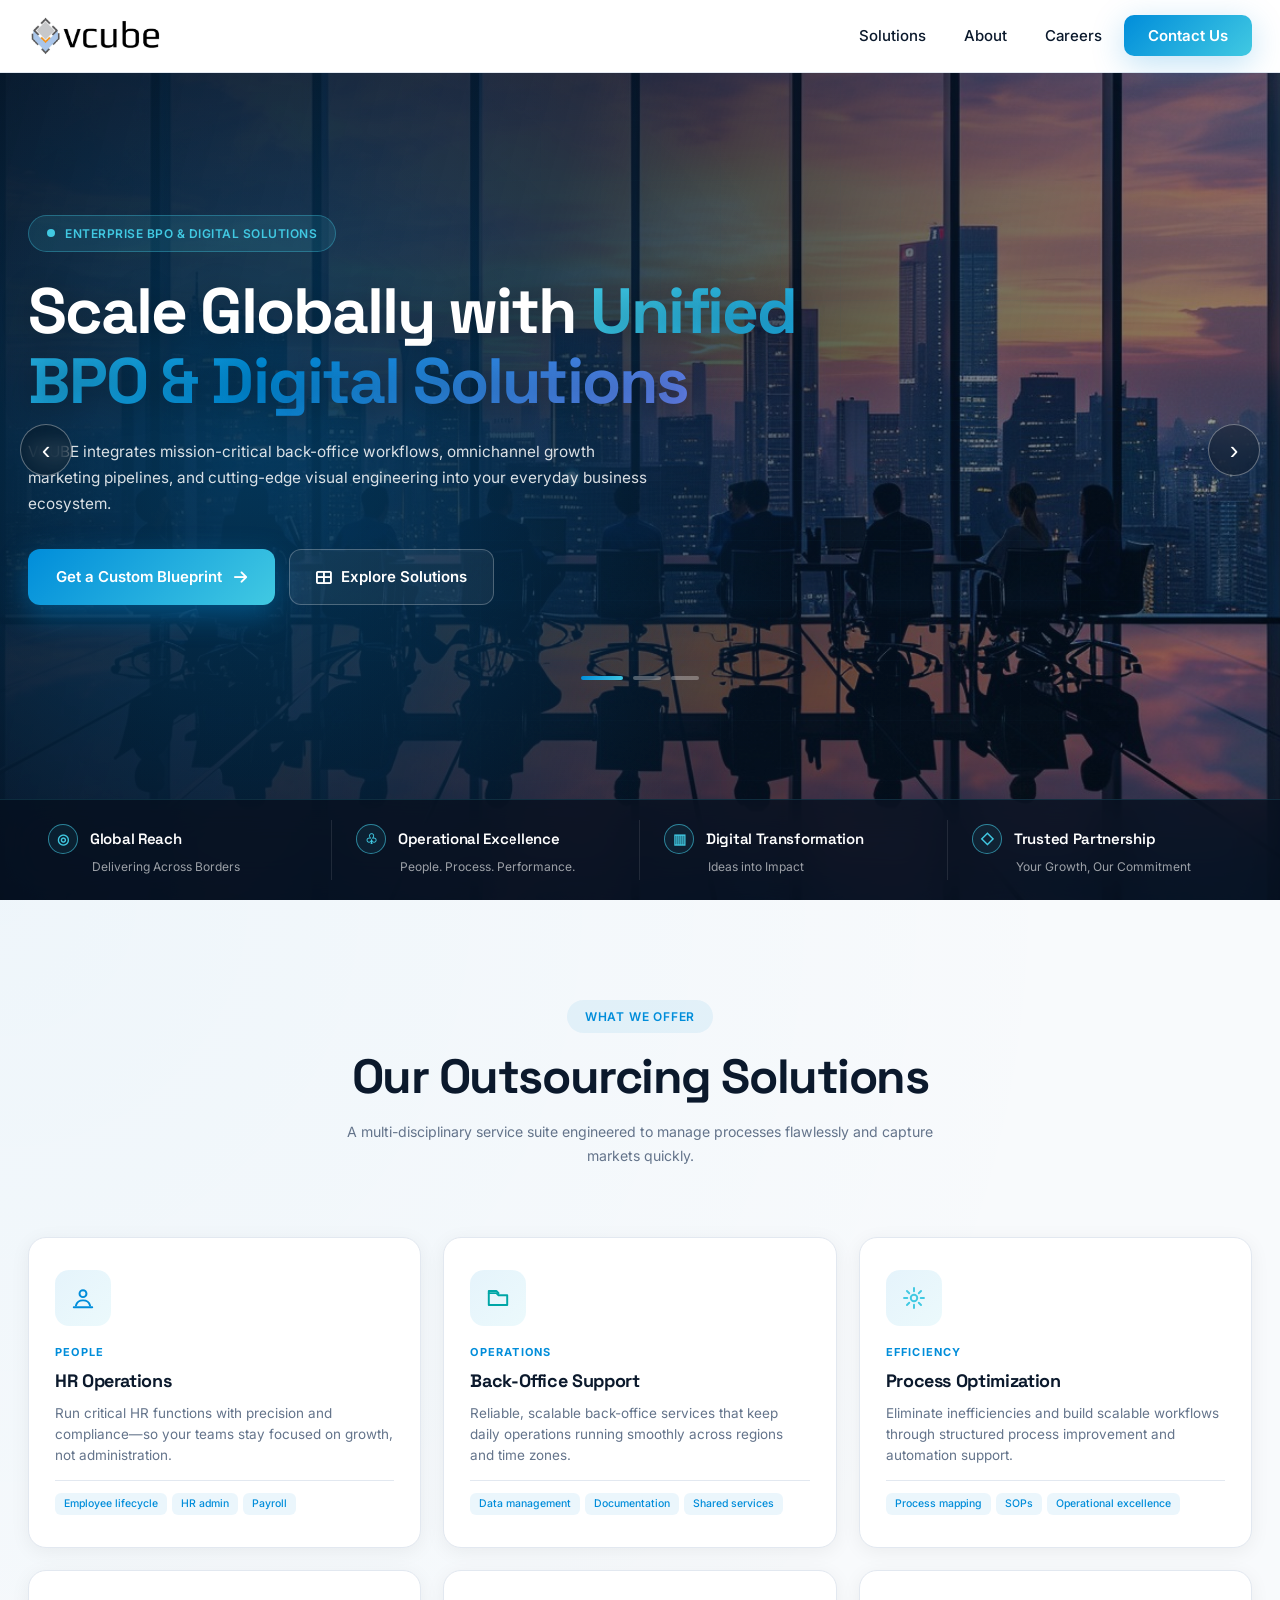
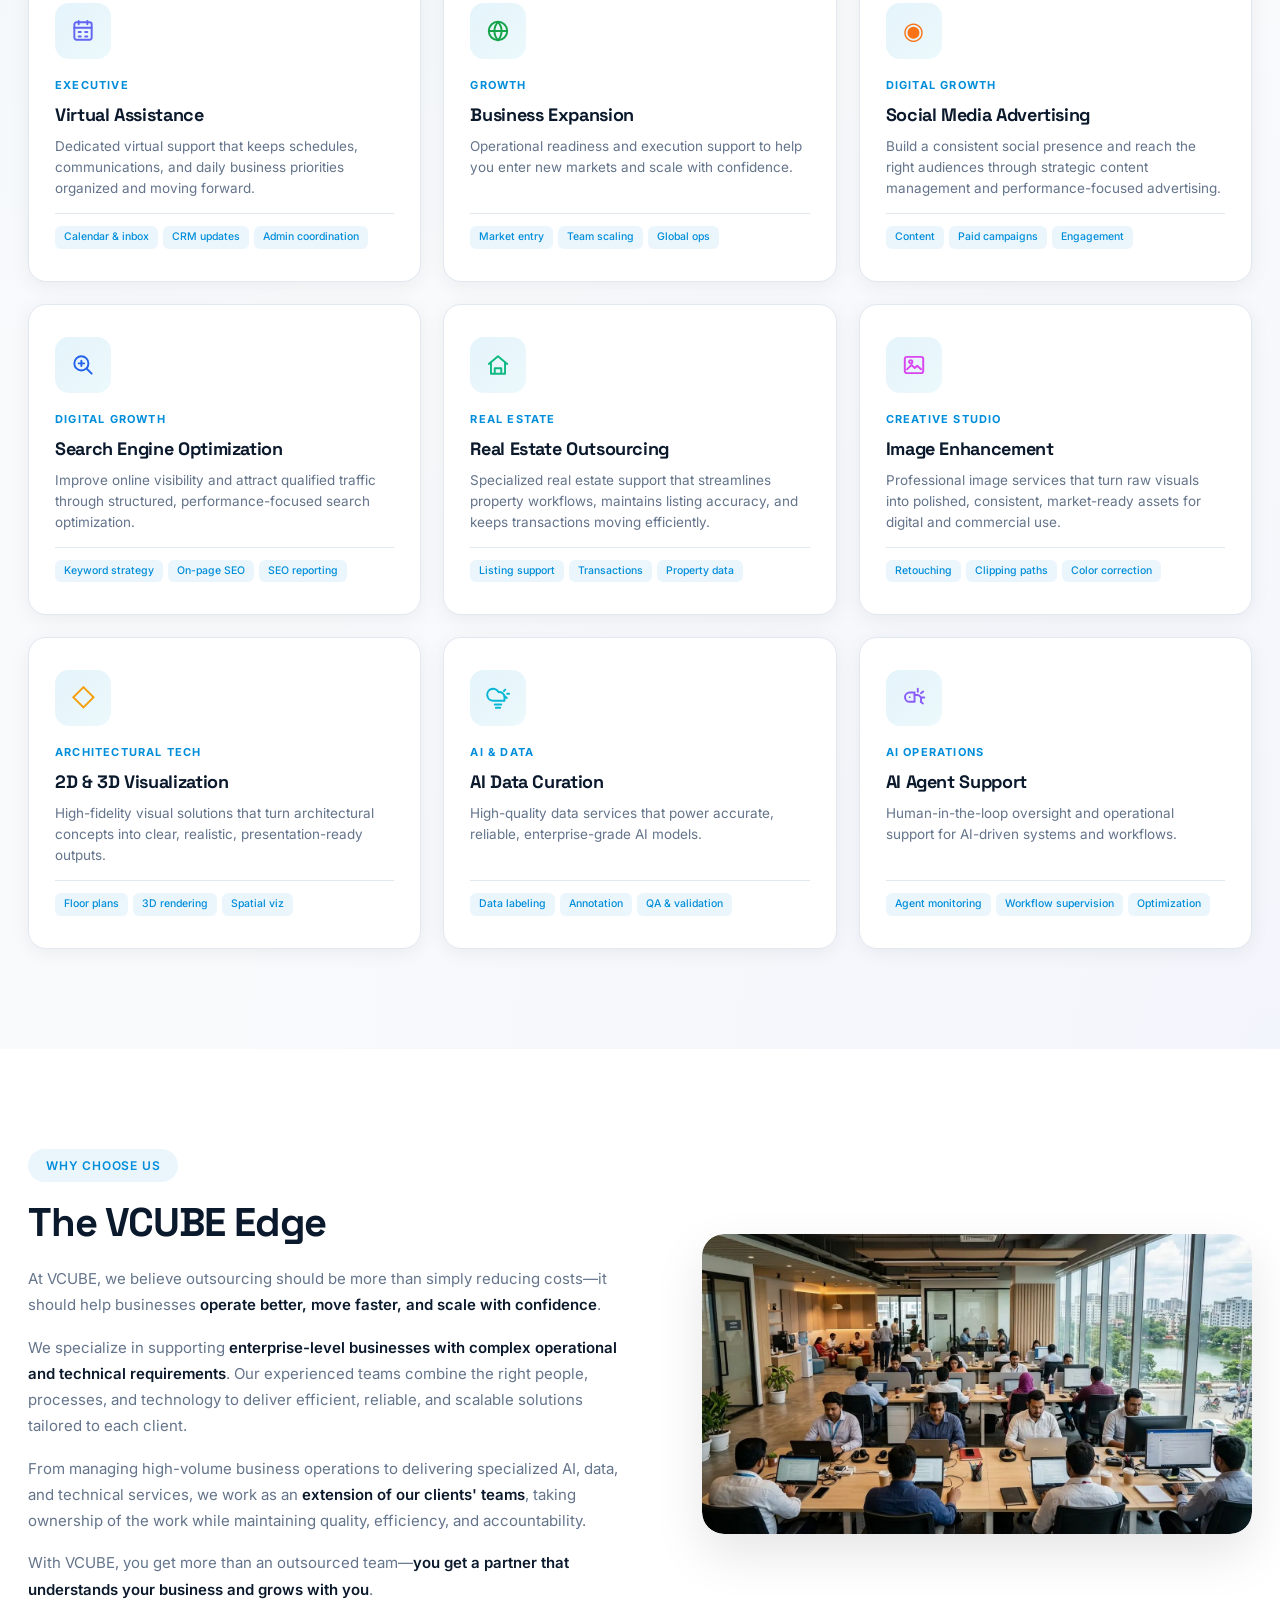
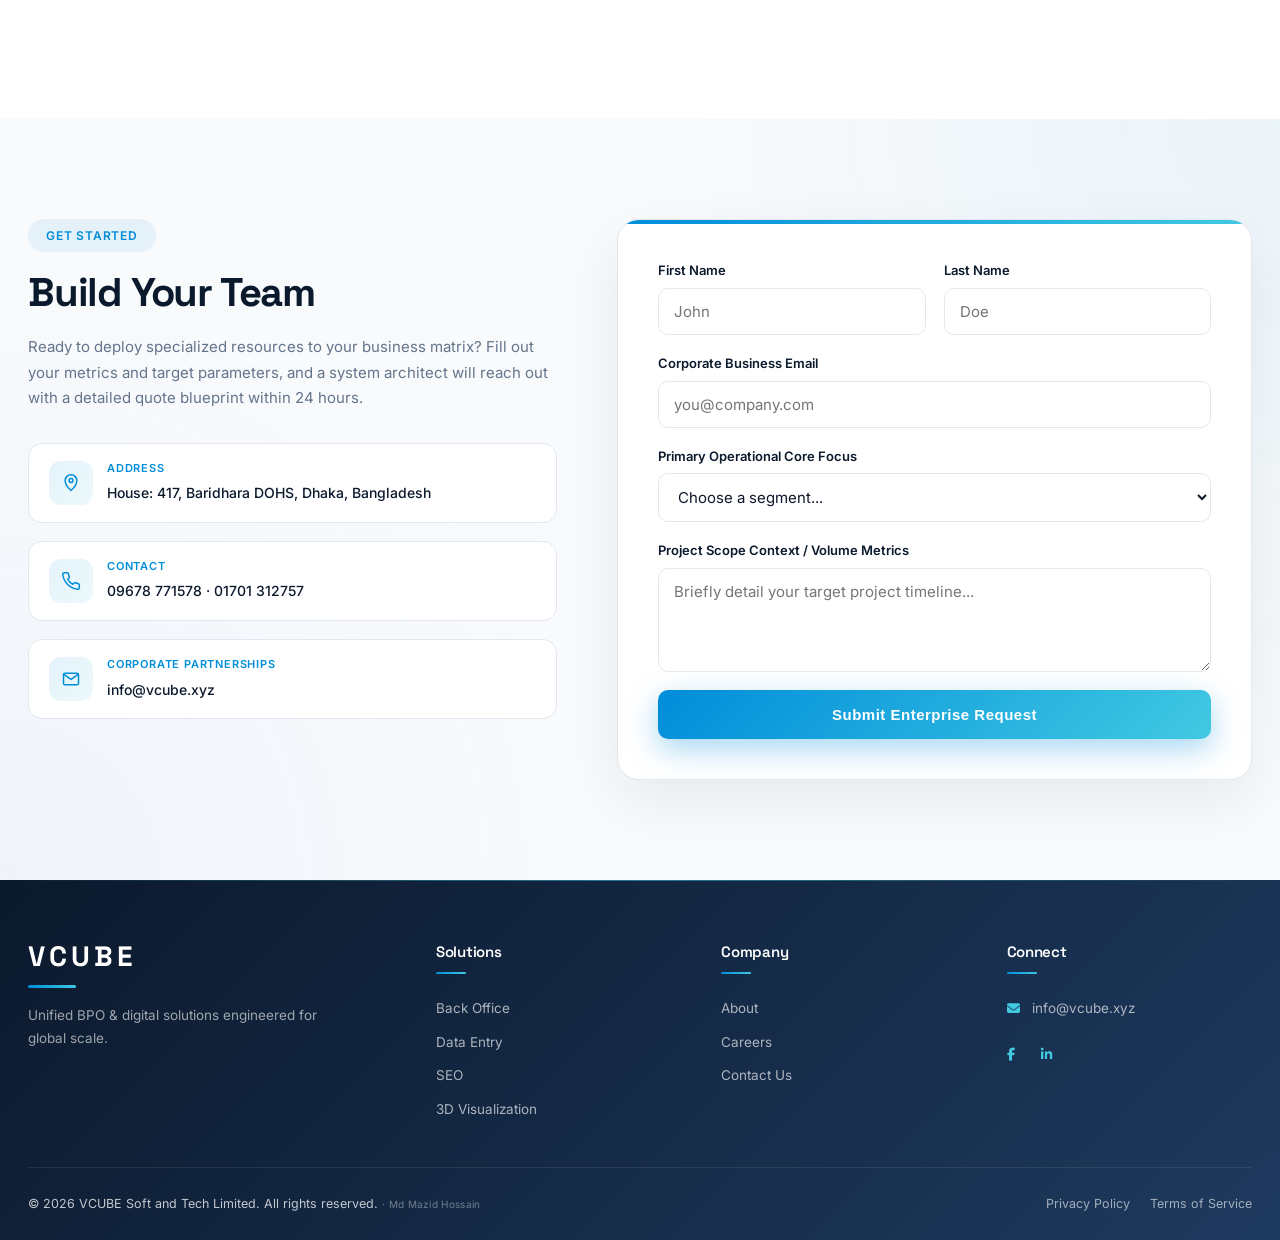
<file: index.html>
<!DOCTYPE html>
<html lang="en">
<head>
    <meta charset="UTF-8">
    <meta name="viewport" content="width=device-width, initial-scale=1.0, maximum-scale=5.0">
    <title>VCUBE</title>

    <link rel="icon" type="image/x-icon" href="assets/images/favicon.ico?v=10">
    <link rel="icon" type="image/png" sizes="32x32" href="assets/images/favicon-32x32.png?v=10">
    <link rel="icon" type="image/png" sizes="16x16" href="assets/images/favicon-16x16.png?v=10">

    <meta name="description" content="VCUBE integrates mission-critical back-office workflows, omnichannel growth marketing pipelines, and cutting-edge visual engineering into your everyday business ecosystem.">
    <meta name="keywords" content="VCUBE Soft and Tech, BPO, Digital Solutions, Back Office Support, SEO, Social Media Management, Real Estate Outsourcing, 3D Visualization, Bangladesh">
    <meta name="author" content="VCUBE Soft and Tech Limited">
    <meta name="robots" content="index, follow">

    <link rel="preconnect" href="https://fonts.googleapis.com">
    <link rel="preconnect" href="https://fonts.gstatic.com" crossorigin>
    <link href="https://fonts.googleapis.com/css2?family=Inter:wght@400;500;600;700;800&family=Space+Grotesk:wght@500;700&display=swap" rel="stylesheet">
    <link rel="stylesheet" href="https://cdnjs.cloudflare.com/ajax/libs/font-awesome/6.5.0/css/all.min.css">

    <style>
        * { margin: 0; padding: 0; box-sizing: border-box; }

        :root {
            --primary: #0B192C;
            --accent: #008DDA;
            --accent-light: #41C9E2;
            --bg-light: #F8FAFC;
            --text-dark: #0F172A;
            --text-muted: #64748B;
            --border: #E2E8F0;
            --gradient-1: linear-gradient(135deg, #008DDA 0%, #41C9E2 100%);
            --gradient-2: linear-gradient(135deg, #0B192C 0%, #1E3A5F 100%);
            --shadow-md: 0 4px 20px rgba(0,0,0,0.06);
            --shadow-lg: 0 20px 50px rgba(0,0,0,0.1);
            --shadow-glow: 0 8px 32px rgba(0, 141, 218, 0.25);
        }

        html { scroll-behavior: smooth; -webkit-text-size-adjust: 100%; }

        body {
            font-family: 'Inter', -apple-system, BlinkMacSystemFont, sans-serif;
            color: var(--text-dark);
            line-height: 1.6;
            background: #fff;
            overflow-x: hidden;
            -webkit-font-smoothing: antialiased;
        }

        h1, h2, h3, h4 { font-family: 'Space Grotesk', 'Inter', sans-serif; letter-spacing: -0.02em; }

        ::-webkit-scrollbar { width: 10px; }
        ::-webkit-scrollbar-track { background: #f1f5f9; }
        ::-webkit-scrollbar-thumb { background: var(--gradient-1); border-radius: 5px; }

        /* ============ NAVBAR ============ */
        header {
            position: fixed;
            top: 0;
            width: 100%;
            z-index: 1000;
            background: #ffffff;
            border-bottom: 1px solid #E2E8F0;
            transition: all 0.3s ease;
        }
        header.scrolled { box-shadow: 0 4px 30px rgba(0,0,0,0.05); }
        .nav-container {
            max-width: 1280px;
            margin: 0 auto;
            display: flex;
            justify-content: space-between;
            align-items: center;
            padding: 14px 28px;
            background: #ffffff;
            position: relative;
        }
        .logo { display: inline-flex; align-items: center; text-decoration: none; background: transparent; }
        .logo img { height: 44px; width: auto; display: block; transition: transform 0.3s ease; }
        .logo:hover img { transform: scale(1.03); }

        nav ul { display: flex; list-style: none; align-items: center; gap: 6px; }
        nav ul li a {
            text-decoration: none;
            color: var(--primary);
            font-weight: 500;
            font-size: 15px;
            padding: 10px 16px;
            border-radius: 8px;
            transition: all 0.25s ease;
        }
        nav ul li a:hover { color: var(--accent); background: rgba(0, 141, 218, 0.06); }
        .cta-nav-btn {
            background: var(--gradient-1) !important;
            color: #fff !important;
            padding: 11px 24px !important;
            border-radius: 10px !important;
            font-weight: 600 !important;
            box-shadow: var(--shadow-glow);
        }
        .cta-nav-btn:hover { transform: translateY(-2px); box-shadow: 0 12px 40px rgba(0, 141, 218, 0.4) !important; }

        /* Hamburger (mobile only) */
        .hamburger {
            display: none;
            background: transparent;
            border: none;
            color: var(--primary);
            font-size: 22px;
            cursor: pointer;
            padding: 8px 12px;
            border-radius: 8px;
            transition: background 0.2s;
        }
        .hamburger:hover { background: rgba(0, 141, 218, 0.08); color: var(--accent); }

        /* Mobile nav dropdown */
        .mobile-nav {
            display: none;
            position: absolute;
            top: 100%;
            left: 0;
            right: 0;
            background: #ffffff;
            box-shadow: 0 10px 40px rgba(0,0,0,0.08);
            border-top: 1px solid var(--border);
            padding: 12px 20px;
            flex-direction: column;
            gap: 4px;
            z-index: 999;
        }
        .mobile-nav.open { display: flex; }
        .mobile-nav a {
            text-decoration: none;
            color: var(--primary);
            font-weight: 500;
            font-size: 15px;
            padding: 14px 16px;
            border-radius: 10px;
            transition: all 0.2s ease;
            display: flex;
            align-items: center;
            justify-content: space-between;
        }
        .mobile-nav a:hover, .mobile-nav a:active { background: rgba(0, 141, 218, 0.08); color: var(--accent); }
        .mobile-nav a i { color: var(--accent); font-size: 14px; }
        .mobile-nav .mobile-cta {
            background: var(--gradient-1);
            color: #fff !important;
            margin-top: 8px;
            font-weight: 600;
            box-shadow: var(--shadow-glow);
        }
        .mobile-nav .mobile-cta i { color: #fff; }

        /* ============ HERO ============ */
        .hero {
            position: relative;
            min-height: 100vh;
            height: auto;
            padding: 120px 0 200px;
            overflow: hidden;
            color: #fff;
            background: var(--primary);
            display: flex;
            align-items: center;
        }
        .hero-slides { position: absolute; inset: 0; z-index: 0; }
        .hero-slides { position: absolute; inset: 0; z-index: 0; }
        .hero-slide {
            position: absolute;
            inset: 0;
            background-position: center;
            background-size: cover;
            background-repeat: no-repeat;
            opacity: 0;
            transform: scale(1.05);
            transition: opacity 1s ease, transform 6s ease;
            will-change: opacity, transform;
        }
        .hero-slide.active { opacity: 1; transform: scale(1); }

        .hero-overlay {
            position: absolute;
            inset: 0;
            background:
                radial-gradient(circle at 20% 50%, rgba(0, 141, 218, 0.3) 0%, transparent 50%),
                linear-gradient(105deg, rgba(5, 15, 30, 0.96) 0%, rgba(5, 20, 40, 0.85) 40%, rgba(5, 25, 50, 0.55) 70%, rgba(5, 25, 50, 0.35) 100%);
            z-index: 1;
        }
        .hero-bg-grid {
            position: absolute;
            inset: 0;
            z-index: 1;
            background-image:
                linear-gradient(rgba(65, 201, 226, 0.06) 1px, transparent 1px),
                linear-gradient(90deg, rgba(65, 201, 226, 0.06) 1px, transparent 1px);
            background-size: 60px 60px;
            mask-image: radial-gradient(ellipse at center, black 30%, transparent 80%);
            -webkit-mask-image: radial-gradient(ellipse at center, black 30%, transparent 80%);
        }

        .hero-container {
            position: relative;
            z-index: 3;
            max-width: 1280px;
            margin: 0 auto;
            width: 100%;
            padding: 0 28px;
        }
        .hero-content { max-width: 780px; animation: fadeUp 0.8s ease both; }
        @keyframes fadeUp {
            from { opacity: 0; transform: translateY(20px); }
            to { opacity: 1; transform: translateY(0); }
        }

        .hero-badge {
            display: inline-flex;
            align-items: center;
            gap: 10px;
            padding: 8px 18px;
            background: rgba(65, 201, 226, 0.12);
            border: 1px solid rgba(65, 201, 226, 0.35);
            border-radius: 100px;
            font-size: 12px;
            font-weight: 600;
            color: #41C9E2;
            letter-spacing: 0.5px;
            text-transform: uppercase;
            margin-bottom: 24px;
            backdrop-filter: blur(10px);
        }
        .hero-badge .pulse {
            width: 8px; height: 8px; border-radius: 50%;
            background: #41C9E2;
            animation: pulse 2s infinite;
        }
        @keyframes pulse {
            0% { box-shadow: 0 0 0 0 rgba(65, 201, 226, 0.7); }
            70% { box-shadow: 0 0 0 12px rgba(65, 201, 226, 0); }
            100% { box-shadow: 0 0 0 0 rgba(65, 201, 226, 0); }
        }
        .hero-content h1 {
            font-size: clamp(28px, 5vw, 68px);
            line-height: 1.1;
            margin-bottom: 22px;
            font-weight: 800;
            letter-spacing: -0.03em;
            text-shadow: 0 4px 30px rgba(0,0,0,0.3);
            word-break: keep-all;
        }
        .hero-content h1 .gradient-text {
            background: linear-gradient(135deg, #41C9E2 0%, #008DDA 50%, #667eea 100%);
            -webkit-background-clip: text;
            background-clip: text;
            -webkit-text-fill-color: transparent;
            display: inline;
        }
        .hero-content p {
            font-size: clamp(14px, 1.2vw, 18px);
            line-height: 1.7;
            margin-bottom: 32px;
            color: rgba(255, 255, 255, 0.85);
            max-width: 640px;
        }
        .hero-buttons { display: flex; gap: 14px; flex-wrap: wrap; }

        .btn-main {
            display: inline-flex;
            align-items: center;
            gap: 12px;
            background: var(--gradient-1);
            color: #fff;
            padding: 15px 28px;
            text-decoration: none;
            font-weight: 600;
            font-size: 15px;
            border-radius: 12px;
            transition: all 0.3s ease;
            box-shadow: 0 10px 30px rgba(0, 141, 218, 0.4);
            white-space: nowrap;
        }
        .btn-main:hover { transform: translateY(-3px); box-shadow: 0 18px 40px rgba(0, 141, 218, 0.5); }
        .btn-main i { transition: transform 0.3s ease; }
        .btn-main:hover i { transform: translateX(4px); }

        .btn-outline {
            display: inline-flex;
            align-items: center;
            gap: 10px;
            padding: 15px 26px;
            background: rgba(255, 255, 255, 0.06);
            border: 1.5px solid rgba(255, 255, 255, 0.25);
            color: #fff;
            text-decoration: none;
            font-weight: 600;
            font-size: 15px;
            border-radius: 12px;
            transition: all 0.3s ease;
            backdrop-filter: blur(10px);
            white-space: nowrap;
        }
        .btn-outline:hover {
            background: rgba(255, 255, 255, 0.12);
            border-color: rgba(255, 255, 255, 0.5);
            transform: translateY(-3px);
        }

        .hero-arrow {
            position: absolute;
            z-index: 5;
            top: 50%;
            transform: translateY(-50%);
            width: 52px;
            height: 52px;
            border: 1.5px solid rgba(255, 255, 255, 0.35);
            border-radius: 50%;
            background: rgba(0, 0, 0, 0.25);
            backdrop-filter: blur(10px);
            color: #fff;
            font-size: 26px;
            cursor: pointer;
            display: flex;
            align-items: center;
            justify-content: center;
            transition: all 0.3s ease;
        }
        .hero-arrow:hover {
            background: var(--gradient-1);
            border-color: transparent;
            transform: translateY(-50%) scale(1.1);
        }
        .hero-arrow.prev { left: 20px; }
        .hero-arrow.next { right: 20px; }

        .hero-dots {
            position: absolute;
            z-index: 5;
            bottom: 220px;
            left: 50%;
            transform: translateX(-50%);
            display: flex;
            gap: 10px;
        }
        .hero-dot {
            width: 28px;
            height: 4px;
            border-radius: 4px;
            border: none;
            background: rgba(255, 255, 255, 0.3);
            cursor: pointer;
            transition: all 0.3s ease;
        }
        .hero-dot.active { width: 42px; background: var(--gradient-1); }

        .ribbon {
            position: absolute;
            z-index: 6;
            left: 0;
            right: 0;
            bottom: 0;
            background: rgba(5, 15, 30, 0.8);
            backdrop-filter: blur(20px);
            padding: 20px 24px;
            border-top: 1px solid rgba(65, 201, 226, 0.15);
        }
        .ribbon-grid {
            display: grid;
            grid-template-columns: repeat(4, 1fr);
            max-width: 1280px;
            margin: 0 auto;
        }
        .ribbon-item {
            min-height: 60px;
            padding: 0 24px;
            display: flex;
            flex-direction: column;
            justify-content: center;
            border-right: 1px solid rgba(255, 255, 255, 0.1);
        }
        .ribbon-item:last-child { border-right: 0; }
        .ribbon-item h3 {
            font-size: 15px;
            color: #fff;
            font-weight: 600;
            margin-bottom: 3px;
            display: flex;
            align-items: center;
        }
        .ribbon-item p {
            color: rgba(255, 255, 255, 0.6);
            font-size: 12px;
            padding-left: 44px;
        }
        .ribbon-icon {
            flex: 0 0 30px;
            width: 30px;
            height: 30px;
            margin-right: 12px;
            border: 1.5px solid rgba(65, 201, 226, 0.6);
            border-radius: 50%;
            display: inline-flex;
            align-items: center;
            justify-content: center;
            font-size: 14px;
            color: #41C9E2;
            background: rgba(65, 201, 226, 0.08);
        }

        /* ============ SECTIONS ============ */
        section { padding: 100px 28px; position: relative; }
        .container { max-width: 1280px; margin: 0 auto; }

        .section-header { text-align: center; margin-bottom: 70px; }
        .section-tag {
            display: inline-block;
            padding: 7px 18px;
            background: rgba(0, 141, 218, 0.08);
            color: var(--accent);
            border-radius: 100px;
            font-size: 12px;
            font-weight: 600;
            letter-spacing: 0.8px;
            text-transform: uppercase;
            margin-bottom: 16px;
        }
        .section-header h2 {
            font-size: clamp(26px, 4vw, 48px);
            color: var(--primary);
            font-weight: 700;
            margin-bottom: 16px;
            letter-spacing: -0.03em;
            line-height: 1.15;
        }
        .section-header p {
            color: var(--text-muted);
            font-size: clamp(14px, 1.1vw, 17px);
            max-width: 620px;
            margin: 0 auto;
            line-height: 1.65;
        }

        /* SOLUTIONS */
        #solutions {
            background:
                radial-gradient(circle at 0% 0%, rgba(0, 141, 218, 0.04) 0%, transparent 50%),
                radial-gradient(circle at 100% 100%, rgba(102, 126, 234, 0.04) 0%, transparent 50%),
                var(--bg-light);
        }
        .solutions-grid {
            display: grid;
            grid-template-columns: repeat(3, minmax(0, 1fr));
            gap: 22px;
        }
        .solution-card {
            position: relative;
            background: #ffffff;
            padding: 32px 26px;
            border-radius: 18px;
            border: 1px solid var(--border);
            box-shadow: var(--shadow-md);
            transition: transform 0.3s ease, box-shadow 0.3s ease, border-color 0.3s ease;
            overflow: hidden;
            min-height: 260px;
            display: flex;
            flex-direction: column;
        }
        .solution-card::before {
            content: '';
            position: absolute;
            top: 0; left: 0; right: 0;
            height: 3px;
            background: var(--gradient-1);
            transform: scaleX(0);
            transform-origin: left;
            transition: transform 0.3s ease;
        }
        .solution-card:hover {
            transform: translateY(-6px);
            box-shadow: 0 24px 50px rgba(0, 141, 218, 0.12);
            border-color: rgba(0, 141, 218, 0.2);
        }
        .solution-card:hover::before { transform: scaleX(1); }

        .solution-icon-wrap {
            width: 56px;
            height: 56px;
            border-radius: 14px;
            background: linear-gradient(135deg, rgba(0, 141, 218, 0.1) 0%, rgba(65, 201, 226, 0.1) 100%);
            display: flex;
            align-items: center;
            justify-content: center;
            margin-bottom: 18px;
            color: var(--icon-color, #008DDA);
            transition: transform 0.3s ease;
        }
        .solution-card:hover .solution-icon-wrap { transform: scale(1.06) rotate(-3deg); }
        .solution-icon-wrap svg {
            width: 26px;
            height: 26px;
            fill: none;
            stroke: currentColor;
            stroke-width: 1.8;
            stroke-linecap: round;
            stroke-linejoin: round;
        }
        .solution-icon-wrap .icon-emoji { font-size: 24px; }
        .solution-card .num {
            font-size: 11px;
            font-weight: 700;
            color: var(--accent);
            text-transform: uppercase;
            letter-spacing: 1.2px;
            margin-bottom: 8px;
        }
        .solution-card h3 {
            color: var(--primary);
            font-size: 18px;
            line-height: 1.3;
            margin-bottom: 10px;
            font-weight: 700;
        }
        .solution-card p {
            color: var(--text-muted);
            font-size: 13.5px;
            line-height: 1.55;
            margin-bottom: 14px;
            flex-grow: 1;
        }
        .solution-tags {
            padding-top: 12px;
            border-top: 1px solid var(--border);
            display: flex;
            flex-wrap: wrap;
            gap: 5px;
        }
        .solution-tags .tag-item {
            color: var(--accent);
            background: rgba(0, 141, 218, 0.08);
            padding: 3px 9px;
            border-radius: 6px;
            font-size: 10.5px;
            font-weight: 500;
        }

        /* ABOUT */
        .about-bg { background: #fff; }
        .about-split {
            display: grid;
            grid-template-columns: 1.1fr 1fr;
            gap: 70px;
            align-items: center;
        }
        .about-content .section-tag { margin-bottom: 18px; }
        .about-content h3 {
            font-size: clamp(24px, 3.5vw, 40px);
            color: var(--primary);
            margin-bottom: 20px;
            font-weight: 700;
            letter-spacing: -0.03em;
            line-height: 1.15;
        }
        .about-content p {
            color: var(--text-muted);
            margin-bottom: 16px;
            font-size: 15px;
            line-height: 1.75;
        }
        .about-content strong { color: var(--primary); font-weight: 600; }
        .about-image-wrap {
            position: relative;
            border-radius: 22px;
            overflow: hidden;
            box-shadow: var(--shadow-lg);
        }
        .about-image-wrap img {
            width: 100%;
            display: block;
            border-radius: 22px;
        }

        /* CONTACT */
        #contact {
            background:
                radial-gradient(circle at 100% 0%, rgba(0, 141, 218, 0.05) 0%, transparent 40%),
                radial-gradient(circle at 0% 100%, rgba(102, 126, 234, 0.05) 0%, transparent 40%),
                var(--bg-light);
        }
        .contact-split { display: grid; grid-template-columns: 1fr 1.2fr; gap: 60px; align-items: start; }
        .contact-meta .section-tag { margin-bottom: 18px; }
        .contact-meta h3 {
            font-size: clamp(24px, 3.5vw, 40px);
            color: var(--primary);
            margin-bottom: 18px;
            font-weight: 700;
            letter-spacing: -0.03em;
            line-height: 1.15;
        }
        .contact-meta > p { color: var(--text-muted); margin-bottom: 32px; font-size: 15px; line-height: 1.7; }
        .meta-detail {
            margin-bottom: 18px;
            display: flex;
            align-items: center;
            gap: 14px;
            padding: 16px 20px;
            background: #fff;
            border-radius: 14px;
            border: 1px solid var(--border);
            transition: transform 0.3s ease, box-shadow 0.3s ease;
        }
        .meta-detail:hover {
            transform: translateX(4px);
            border-color: rgba(0, 141, 218, 0.3);
            box-shadow: 0 10px 30px rgba(0, 141, 218, 0.08);
        }
        .meta-detail .contact-icon-wrap {
            width: 44px;
            height: 44px;
            min-width: 44px;
            border-radius: 12px;
            background: linear-gradient(135deg, rgba(0, 141, 218, 0.1) 0%, rgba(65, 201, 226, 0.1) 100%);
            display: flex;
            align-items: center;
            justify-content: center;
            color: var(--accent);
        }
        .meta-detail .contact-icon-wrap svg {
            width: 20px;
            height: 20px;
            fill: none;
            stroke: currentColor;
            stroke-width: 1.8;
            stroke-linecap: round;
            stroke-linejoin: round;
        }
        .meta-detail-text strong {
            display: block;
            font-size: 11px;
            text-transform: uppercase;
            color: var(--accent);
            letter-spacing: 0.8px;
            font-weight: 600;
            margin-bottom: 3px;
        }
        .meta-detail-text span { font-size: 14px; color: var(--primary); font-weight: 500; }

        form {
            background: #ffffff;
            padding: 40px;
            border-radius: 22px;
            box-shadow: 0 20px 60px rgba(0, 0, 0, 0.07);
            display: grid;
            grid-template-columns: 1fr 1fr;
            gap: 18px;
            border: 1px solid var(--border);
            position: relative;
            overflow: hidden;
        }
        form::before {
            content: '';
            position: absolute;
            top: 0; left: 0; right: 0;
            height: 4px;
            background: var(--gradient-1);
        }
        .form-group { display: flex; flex-direction: column; gap: 7px; }
        .span-2 { grid-column: span 2; }
        form label { font-weight: 600; font-size: 13px; color: var(--primary); }
        form input, form select, form textarea {
            width: 100%;
            padding: 13px 15px;
            border: 1.5px solid var(--border);
            border-radius: 10px;
            background: #fff;
            font-size: 15px;
            font-family: inherit;
            color: var(--text-dark);
            transition: all 0.25s ease;
        }
        form input:focus, form select:focus, form textarea:focus {
            outline: none;
            border-color: var(--accent);
            box-shadow: 0 0 0 4px rgba(0, 141, 218, 0.08);
        }
        form button {
            grid-column: span 2;
            background: var(--gradient-1);
            color: white;
            border: none;
            padding: 16px;
            font-weight: 700;
            font-size: 15px;
            border-radius: 10px;
            cursor: pointer;
            letter-spacing: 0.5px;
            transition: all 0.3s ease;
            box-shadow: 0 10px 30px rgba(0, 141, 218, 0.35);
        }
        form button:hover { transform: translateY(-3px); box-shadow: 0 18px 40px rgba(0, 141, 218, 0.5); }
        form button:disabled { opacity: 0.6; cursor: not-allowed; transform: none; }

        /* FOOTER */
        footer {
            background: var(--gradient-2);
            color: #94A3B8;
            padding: 60px 28px 26px;
            position: relative;
            overflow: hidden;
        }
        footer::before {
            content: '';
            position: absolute;
            top: 0; left: 0; right: 0;
            height: 1px;
            background: linear-gradient(90deg, transparent, rgba(65, 201, 226, 0.5), transparent);
        }
        .footer-grid {
            max-width: 1280px;
            margin: 0 auto;
            display: grid;
            grid-template-columns: 1.5fr 1fr 1fr 1fr;
            gap: 40px;
            padding-bottom: 40px;
            border-bottom: 1px solid rgba(255, 255, 255, 0.08);
        }
        .footer-brand .footer-logo {
            display: inline-block;
            margin-bottom: 16px;
            background: transparent;
        }
        .footer-brand .footer-logo img { height: 40px; display: block; }
        .footer-brand p {
            color: rgba(255, 255, 255, 0.6);
            font-size: 13.5px;
            line-height: 1.7;
            max-width: 320px;
        }
        .footer-col h4 {
            color: #fff;
            font-size: 15px;
            font-weight: 600;
            margin-bottom: 18px;
            position: relative;
            padding-bottom: 10px;
        }
        .footer-col h4::after {
            content: '';
            position: absolute;
            left: 0; bottom: 0;
            width: 30px;
            height: 2px;
            background: var(--gradient-1);
            border-radius: 2px;
        }
        .footer-col a {
            display: block;
            color: rgba(255, 255, 255, 0.65);
            text-decoration: none;
            font-size: 13.5px;
            padding: 6px 0;
            transition: all 0.25s ease;
        }
        .footer-col a:hover { color: #41C9E2; padding-left: 6px; }
        .footer-col a i { color: #41C9E2; margin-right: 8px; font-size: 13px; }

        .footer-bottom {
            max-width: 1280px;
            margin: 26px auto 0;
            display: flex;
            justify-content: space-between;
            align-items: center;
            flex-wrap: wrap;
            gap: 14px;
        }
        .footer-copyright {
            color: rgba(255, 255, 255, 0.75);
            font-size: 12.5px;
            font-weight: 400;
            margin: 0;
        }
        .developer-credit {
            color: rgba(255, 255, 255, 0.4);
            font-size: 10px;
            font-weight: 400;
            letter-spacing: 0.3px;
        }
        .footer-legal { display: flex; gap: 20px; flex-wrap: wrap; }
        .footer-legal a {
            color: rgba(255, 255, 255, 0.6);
            text-decoration: none;
            font-size: 12.5px;
            transition: color 0.25s ease;
        }
        .footer-legal a:hover { color: #41C9E2; }

        /* ============ RESPONSIVE ============ */
        @media (max-width: 1024px) {
            .solutions-grid { grid-template-columns: repeat(2, minmax(0, 1fr)); }
            .about-split { gap: 50px; }
        }

        @media (max-width: 900px) {
            .about-split, .contact-split { grid-template-columns: 1fr; gap: 40px; }
            .footer-grid { grid-template-columns: 1fr 1fr; gap: 32px; }
        }

        /* ============ MOBILE (max 768px) ============ */
        @media (max-width: 768px) {
            /* Navbar */
            .nav-container { padding: 10px 18px; }
            .logo img { height: 36px; }
            nav ul { display: none; }         /* hide desktop nav */
            .hamburger { display: block; }    /* show hamburger */
            .cta-nav-btn { display: none; }   /* hide desktop CTA */

            /* Hero */
            .hero { padding: 100px 0 240px; min-height: auto; }
            .hero-container { padding: 0 18px; }
            .hero-badge { font-size: 11px; padding: 7px 14px; margin-bottom: 20px; }
            .hero-content h1 {
                font-size: 32px;
                line-height: 1.15;
                margin-bottom: 18px;
                letter-spacing: -0.02em;
            }
            .hero-content p {
                font-size: 14px;
                line-height: 1.65;
                margin-bottom: 26px;
            }
            .hero-buttons { flex-direction: column; gap: 12px; }
            .btn-main, .btn-outline {
                width: 100%;
                justify-content: center;
                padding: 14px 22px;
                font-size: 14px;
            }
            .hero-arrow { width: 40px; height: 40px; font-size: 20px; }
            .hero-arrow.prev { left: 10px; }
            .hero-arrow.next { right: 10px; }
            .hero-dots { bottom: 260px; gap: 8px; }
            .hero-dot { width: 24px; }
            .hero-dot.active { width: 36px; }

            /* Ribbon — 1 column stack */
            .ribbon {
                padding: 16px 18px;
                position: relative;
                bottom: auto;
            }
            .ribbon-grid {
                grid-template-columns: 1fr;
                gap: 12px;
            }
            .ribbon-item {
                padding: 10px 0;
                min-height: auto;
                border-right: none;
                border-bottom: 1px solid rgba(255, 255, 255, 0.08);
                flex-direction: row;
                align-items: center;
                text-align: left;
            }
            .ribbon-item:last-child { border-bottom: none; }
            .ribbon-item h3 { font-size: 14px; margin-bottom: 0; flex: 1; }
            .ribbon-item p { padding-left: 0; font-size: 11px; display: none; }
            .ribbon-icon { flex-basis: 28px; width: 28px; height: 28px; margin-right: 10px; font-size: 13px; }

            /* Sections */
            section { padding: 70px 18px; }
            .section-header { margin-bottom: 50px; }

            /* Solutions */
            .solutions-grid { grid-template-columns: 1fr; gap: 16px; }
            .solution-card { padding: 26px 22px; min-height: auto; }
            .solution-card h3 { font-size: 17px; }
            .solution-card p { font-size: 13px; }

            /* About */
            .about-split { gap: 30px; }
            .about-content h3 { font-size: 24px; }
            .about-content p { font-size: 14.5px; }

            /* Contact */
            .contact-split { gap: 30px; }
            form { padding: 26px 20px; grid-template-columns: 1fr; gap: 16px; }
            .span-2, form button { grid-column: span 1; }
            .meta-detail { padding: 14px 16px; }

            /* Footer */
            .footer-grid {
                grid-template-columns: 1fr;
                gap: 30px;
                padding-bottom: 30px;
            }
            .footer-bottom { flex-direction: column; text-align: center; }
            .footer-legal { justify-content: center; }
            .footer-brand .footer-logo img { height: 36px; }
        }

        @media (max-width: 420px) {
            .hero-content h1 { font-size: 28px; }
            .hero { padding: 95px 0 220px; }
            .hero-badge { font-size: 10px; padding: 6px 12px; }
            .section-header h2 { font-size: 24px; }
        }
    
        /* Footer Social Icons */
        .footer-contact-row {
            display: flex;
            align-items: center;
            justify-content: space-between;
            gap: 16px;
            flex-wrap: wrap;
        }
        .footer-email {
            display: inline-flex;
            align-items: center;
            color: rgba(255, 255, 255, 0.75);
            text-decoration: none;
            font-size: 13.5px;
            transition: color 0.25s ease;
            padding: 0;
        }
        .footer-email:hover { color: #41C9E2; padding-left: 0; }
        .footer-email i { color: #41C9E2; margin-right: 8px; font-size: 13px; }
        .footer-social { display: flex; gap: 18px; margin-top: 16px; align-items: center; }
        .social-icon { display: inline-flex; align-items: center; justify-content: center; color: rgba(255,255,255,0.7); font-size: 20px; text-decoration: none; transition: all 0.25s ease; background: transparent; border: none; padding: 0; line-height: 1; }
        .social-icon:hover {
            transform: translateY(-3px);
            color: #fff;
            border-color: transparent;
        }
        .social-icon.social-fb:hover {
            background: linear-gradient(135deg, #1877f2 0%, #0a5dc2 100%);
            box-shadow: 0 8px 20px rgba(24, 119, 242, 0.4);
        }
        .social-icon.social-li:hover {
            background: linear-gradient(135deg, #0a66c2 0%, #004182 100%);
            box-shadow: 0 8px 20px rgba(10, 102, 194, 0.4);
        }

    </style>

<style id="footer-vcube-fix">
/* FOOTER VCUBE TEXT — targets BOTH class names */
footer .footer-brand .footer-logo-text,
footer .footer-brand a.footer-logo-text,
footer .footer-brand .footer-logo,
footer .footer-brand a.footer-logo,
.footer-brand .footer-logo-text,
.footer-brand a.footer-logo-text,
.footer-brand .footer-logo,
.footer-brand a.footer-logo {
  color: #ffffff !important;
  -webkit-text-fill-color: #ffffff !important;
  font-weight: 900 !important;
  font-size: 28px !important;
  letter-spacing: 4px !important;
  text-transform: uppercase !important;
  text-decoration: none !important;
  text-decoration-line: none !important;
  text-decoration-color: transparent !important;
  background: none !important;
  background-image: none !important;
  -webkit-background-clip: unset !important;
  background-clip: unset !important;
  display: inline-block !important;
  font-family: 'Space Grotesk', 'Inter', sans-serif !important;
  margin: 0 0 16px 0 !important;
  padding: 0 0 14px 0 !important;
  position: relative !important;
  line-height: 1.2 !important;
  opacity: 1 !important;
  border: none !important;
  box-shadow: none !important;
  visibility: visible !important;
}

/* Gradient underline */
footer .footer-brand .footer-logo-text::after,
footer .footer-brand .footer-logo::after {
  content: '' !important;
  position: absolute !important;
  left: 0 !important;
  bottom: 0 !important;
  width: 48px !important;
  height: 3px !important;
  background: linear-gradient(90deg, #008DDA, #41C9E2) !important;
  border-radius: 3px !important;
  display: block !important;
}

/* Hover */
footer .footer-brand .footer-logo-text:hover,
footer .footer-brand .footer-logo:hover {
  color: #41C9E2 !important;
  -webkit-text-fill-color: #41C9E2 !important;
  text-decoration: none !important;
}

@media (max-width: 700px) {
  footer .footer-brand .footer-logo-text,
  footer .footer-brand .footer-logo {
    font-size: 24px !important;
    letter-spacing: 3px !important;
  }
}
</style>
</head>
<body>

<header id="navbar">
    <div class="nav-container">
        <a href="index.html" class="logo"><img src="assets/images/vcube-logo.png" alt="VCUBE Logo" class="logo-img"></a>
        <nav>
            <ul>
                <li><a href="#solutions">Solutions</a></li>
                <li><a href="#edge">About</a></li>
                <li><a href="careers.html">Careers</a></li>
                <li><a href="#contact" class="cta-nav-btn">Contact Us</a></li>
            </ul>
        </nav>
        <button class="hamburger" id="hamburger" aria-label="Open menu">
            <i class="fas fa-bars"></i>
        </button>

        <!-- Mobile nav dropdown -->
        <nav class="mobile-nav" id="mobileNav">
            <a href="#solutions">Solutions <i class="fas fa-chevron-right"></i></a>
            <a href="#edge">About <i class="fas fa-chevron-right"></i></a>
            <a href="careers.html">Careers <i class="fas fa-chevron-right"></i></a>
            <a href="#contact" class="mobile-cta">Contact Us <i class="fas fa-arrow-right"></i></a>
        </nav>
    </div>
</header>

<section class="hero">
    <div class="hero-slides">
            <div class="hero-slide active" style="background-image:url('assets/images/hero5.jpg');"></div>
            <div class="hero-slide" style="background-image:url('assets/images/hero2.jpg');"></div>
            <div class="hero-slide" style="background-image:url('assets/images/hero3.jpg');"></div>
        </div><div class="hero-bg-grid"></div>
    <div class="hero-overlay"></div>

    <div class="hero-container">
        <div class="hero-content">
            <div class="hero-badge">
                <span class="pulse"></span>
                Enterprise BPO &amp; Digital Solutions
            </div>
            <h1>
                Scale Globally with
                <span class="gradient-text">Unified BPO &amp; Digital Solutions</span>
            </h1>
            <p>VCUBE integrates mission-critical back-office workflows, omnichannel growth marketing pipelines, and cutting-edge visual engineering into your everyday business ecosystem.</p>
            <div class="hero-buttons">
                <a href="#contact" class="btn-main">
                    <span>Get a Custom Blueprint</span>
                    <i class="fas fa-arrow-right"></i>
                </a>
                <a href="#solutions" class="btn-outline">
                    <i class="fas fa-th-large"></i>
                    Explore Solutions
                </a>
            </div>
        </div>
    </div>

    <button class="hero-arrow prev" type="button" aria-label="Previous">‹</button>
    <button class="hero-arrow next" type="button" aria-label="Next">›</button>

    <div class="hero-dots">
        <button class="hero-dot active" type="button" aria-label="Slide 1"></button>
        <button class="hero-dot" type="button" aria-label="Slide 2"></button>
        <button class="hero-dot" type="button" aria-label="Slide 3"></button>
    </div>
</section>

<!-- Ribbon moved OUTSIDE hero for mobile stacking -->
<section class="ribbon">
    <div class="ribbon-grid">
        <div class="ribbon-item"><h3><span class="ribbon-icon">◎</span>Global Reach</h3><p>Delivering Across Borders</p></div>
        <div class="ribbon-item"><h3><span class="ribbon-icon">♧</span>Operational Excellence</h3><p>People. Process. Performance.</p></div>
        <div class="ribbon-item"><h3><span class="ribbon-icon">▥</span>Digital Transformation</h3><p>Ideas into Impact</p></div>
        <div class="ribbon-item"><h3><span class="ribbon-icon">◇</span>Trusted Partnership</h3><p>Your Growth, Our Commitment</p></div>
    </div>
</section>

<section id="solutions">
    <div class="container">
        <div class="section-header">
            <span class="section-tag">What We Offer</span>
            <h2>Our Outsourcing Solutions</h2>
            <p>A multi-disciplinary service suite engineered to manage processes flawlessly and capture markets quickly.</p>
        </div>
        <div class="solutions-grid">

            <div class="solution-card" style="--icon-color:#008DDA;">
                <div class="solution-icon-wrap"><svg viewBox="0 0 24 24"><circle cx="12" cy="8" r="3.2"/><path d="M5.5 19c.8-3.1 3-4.8 6.5-4.8s5.7 1.7 6.5 4.8"/><path d="M3.5 20.5h17"/></svg></div>
                <span class="num">People</span><h3>HR Operations</h3>
                <p>Run critical HR functions with precision and compliance—so your teams stay focused on growth, not administration.</p>
                <div class="solution-tags"><span class="tag-item">Employee lifecycle</span><span class="tag-item">HR admin</span><span class="tag-item">Payroll</span></div>
            </div>

            <div class="solution-card" style="--icon-color:#00A6A6;">
                <div class="solution-icon-wrap"><svg viewBox="0 0 24 24"><path d="M3.5 7.5h7l2 2h8v9h-17z"/><path d="M3.5 7.5v-2h7l2 2"/></svg></div>
                <span class="num">Operations</span><h3>Back-Office Support</h3>
                <p>Reliable, scalable back-office services that keep daily operations running smoothly across regions and time zones.</p>
                <div class="solution-tags"><span class="tag-item">Data management</span><span class="tag-item">Documentation</span><span class="tag-item">Shared services</span></div>
            </div>

            <div class="solution-card" style="--icon-color:#41C9E2;">
                <div class="solution-icon-wrap"><svg viewBox="0 0 24 24"><circle cx="12" cy="12" r="3"/><path d="M12 2.8v3M12 18.2v3M21.2 12h-3M5.8 12h-3M18.5 5.5l-2.1 2.1M7.6 16.4l-2.1 2.1M18.5 18.5l-2.1-2.1M7.6 7.6L5.5 5.5"/></svg></div>
                <span class="num">Efficiency</span><h3>Process Optimization</h3>
                <p>Eliminate inefficiencies and build scalable workflows through structured process improvement and automation support.</p>
                <div class="solution-tags"><span class="tag-item">Process mapping</span><span class="tag-item">SOPs</span><span class="tag-item">Operational excellence</span></div>
            </div>

            <div class="solution-card" style="--icon-color:#6366F1;">
                <div class="solution-icon-wrap"><svg viewBox="0 0 24 24"><rect x="4" y="4" width="16" height="16" rx="2"/><path d="M8 2.8v3M16 2.8v3M4 9h16M8 13h2M14 13h2M8 17h2M14 17h2"/></svg></div>
                <span class="num">Executive</span><h3>Virtual Assistance</h3>
                <p>Dedicated virtual support that keeps schedules, communications, and daily business priorities organized and moving forward.</p>
                <div class="solution-tags"><span class="tag-item">Calendar &amp; inbox</span><span class="tag-item">CRM updates</span><span class="tag-item">Admin coordination</span></div>
            </div>

            <div class="solution-card" style="--icon-color:#16A34A;">
                <div class="solution-icon-wrap"><svg viewBox="0 0 24 24"><circle cx="12" cy="12" r="8.5"/><path d="M3.8 12h16.4M12 3.5c2.2 2.4 3.3 5.2 3.3 8.5s-1.1 6.1-3.3 8.5c-2.2-2.4-3.3-5.2-3.3-8.5S9.8 5.9 12 3.5z"/></svg></div>
                <span class="num">Growth</span><h3>Business Expansion</h3>
                <p>Operational readiness and execution support to help you enter new markets and scale with confidence.</p>
                <div class="solution-tags"><span class="tag-item">Market entry</span><span class="tag-item">Team scaling</span><span class="tag-item">Global ops</span></div>
            </div>

            <div class="solution-card" style="--icon-color:#F97316;">
                <div class="solution-icon-wrap"><span class="icon-emoji">◉</span></div>
                <span class="num">Digital Growth</span><h3>Social Media Advertising</h3>
                <p>Build a consistent social presence and reach the right audiences through strategic content management and performance-focused advertising.</p>
                <div class="solution-tags"><span class="tag-item">Content</span><span class="tag-item">Paid campaigns</span><span class="tag-item">Engagement</span></div>
            </div>

            <div class="solution-card" style="--icon-color:#2563EB;">
                <div class="solution-icon-wrap"><svg viewBox="0 0 24 24"><circle cx="10.5" cy="10.5" r="6.5"/><path d="m15.5 15.5 4.5 4.5M8 10.5h5M10.5 8v5"/></svg></div>
                <span class="num">Digital Growth</span><h3>Search Engine Optimization</h3>
                <p>Improve online visibility and attract qualified traffic through structured, performance-focused search optimization.</p>
                <div class="solution-tags"><span class="tag-item">Keyword strategy</span><span class="tag-item">On-page SEO</span><span class="tag-item">SEO reporting</span></div>
            </div>

            <div class="solution-card" style="--icon-color:#10B981;">
                <div class="solution-icon-wrap"><svg viewBox="0 0 24 24"><path d="M3.5 11 12 4l8.5 7"/><path d="M5.5 9.8V20h13V9.8M9 20v-5h6v5"/></svg></div>
                <span class="num">Real Estate</span><h3>Real Estate Outsourcing</h3>
                <p>Specialized real estate support that streamlines property workflows, maintains listing accuracy, and keeps transactions moving efficiently.</p>
                <div class="solution-tags"><span class="tag-item">Listing support</span><span class="tag-item">Transactions</span><span class="tag-item">Property data</span></div>
            </div>

            <div class="solution-card" style="--icon-color:#D946EF;">
                <div class="solution-icon-wrap"><svg viewBox="0 0 24 24"><rect x="3.5" y="4.5" width="17" height="15" rx="2"/><circle cx="9" cy="9" r="1.5"/><path d="m5.5 16 4.2-4 3 2.7 2.2-2 3.6 3.3"/></svg></div>
                <span class="num">Creative Studio</span><h3>Image Enhancement</h3>
                <p>Professional image services that turn raw visuals into polished, consistent, market-ready assets for digital and commercial use.</p>
                <div class="solution-tags"><span class="tag-item">Retouching</span><span class="tag-item">Clipping paths</span><span class="tag-item">Color correction</span></div>
            </div>

            <div class="solution-card" style="--icon-color:#F59E0B;">
                <div class="solution-icon-wrap"><span class="icon-emoji">◇</span></div>
                <span class="num">Architectural Tech</span><h3>2D &amp; 3D Visualization</h3>
                <p>High-fidelity visual solutions that turn architectural concepts into clear, realistic, presentation-ready outputs.</p>
                <div class="solution-tags"><span class="tag-item">Floor plans</span><span class="tag-item">3D rendering</span><span class="tag-item">Spatial viz</span></div>
            </div>

            <div class="solution-card" style="--icon-color:#06B6D4;">
                <div class="solution-icon-wrap"><svg viewBox="0 0 24 24"><path d="M7.5 14.5a5.5 5.5 0 1 1 5-7.9A4.8 4.8 0 0 1 18 11.2v3.3H7.5z"/><path d="M9 18h6M10 21h4M17.5 5.5l1.2-1.2M20.5 8h1.7M18.8 10.8l1.2 1.2"/></svg></div>
                <span class="num">AI &amp; Data</span><h3>AI Data Curation</h3>
                <p>High-quality data services that power accurate, reliable, enterprise-grade AI models.</p>
                <div class="solution-tags"><span class="tag-item">Data labeling</span><span class="tag-item">Annotation</span><span class="tag-item">QA &amp; validation</span></div>
            </div>

            <div class="solution-card" style="--icon-color:#8B5CF6;">
                <div class="solution-icon-wrap"><svg viewBox="0 0 24 24"><path d="M8 15.5c-2.4 0-4.3-1.9-4.3-4.3S5.6 7 8 7h4.5v8.5z"/><path d="M12.5 9.2h2.2a3.8 3.8 0 0 1 3.8 3.8v2.5"/><path d="M15.5 6.2V3.5M18.5 7.5l2-1.5M18.8 11.5h2.7M18.2 15.5l2 1.5"/><circle cx="8" cy="11.2" r=".8" fill="currentColor" stroke="none"/></svg></div>
                <span class="num">AI Operations</span><h3>AI Agent Support</h3>
                <p>Human-in-the-loop oversight and operational support for AI-driven systems and workflows.</p>
                <div class="solution-tags"><span class="tag-item">Agent monitoring</span><span class="tag-item">Workflow supervision</span><span class="tag-item">Optimization</span></div>
            </div>

        </div>
    </div>
</section>

<div class="about-bg" id="edge">
    <section>
        <div class="container">
            <div class="about-split">
                <div class="about-content">
                    <span class="section-tag">Why Choose Us</span>
                    <h3>The VCUBE Edge</h3>
                    <p>At VCUBE, we believe outsourcing should be more than simply reducing costs—it should help businesses <strong>operate better, move faster, and scale with confidence</strong>.</p>
                    <p>We specialize in supporting <strong>enterprise-level businesses with complex operational and technical requirements</strong>. Our experienced teams combine the right people, processes, and technology to deliver efficient, reliable, and scalable solutions tailored to each client.</p>
                    <p>From managing high-volume business operations to delivering specialized AI, data, and technical services, we work as an <strong>extension of our clients' teams</strong>, taking ownership of the work while maintaining quality, efficiency, and accountability.</p>
                    <p>With VCUBE, you get more than an outsourced team—<strong>you get a partner that understands your business and grows with you</strong>.</p>
                </div>
                <div>
                    <div class="about-image-wrap">
                        <img src="assets/images/vcube-office.jpg" alt="VCUBE Office" loading="lazy">
                    </div>
                </div>
            </div>
        </div>
    </section>
</div>

<section id="contact">
    <div class="container">
        <div class="contact-split">
            <div class="contact-meta">
                <span class="section-tag">Get Started</span>
                <h3>Build Your Team</h3>
                <p>Ready to deploy specialized resources to your business matrix? Fill out your metrics and target parameters, and a system architect will reach out with a detailed quote blueprint within 24 hours.</p>
                <div class="meta-detail">
                    <div class="contact-icon-wrap">
                        <svg viewBox="0 0 24 24"><path d="M12 21s7-6.1 7-12A7 7 0 0 0 5 9c0 5.9 7 12 7 12Z"/><circle cx="12" cy="9" r="2.3"/></svg>
                    </div>
                    <div class="meta-detail-text">
                        <strong>Address</strong>
                        <span>House: 417, Baridhara DOHS, Dhaka, Bangladesh</span>
                    </div>
                </div>
                <div class="meta-detail">
                    <div class="contact-icon-wrap">
                        <svg viewBox="0 0 24 24"><path d="M22 16.92v3a2 2 0 0 1-2.18 2 19.79 19.79 0 0 1-8.63-3.07 19.5 19.5 0 0 1-6-6 19.79 19.79 0 0 1-3.07-8.67A2 2 0 0 1 4.11 2h3a2 2 0 0 1 2 1.72 12.84 12.84 0 0 0 .7 2.81 2 2 0 0 1-.45 2.11L8.09 9.91a16 16 0 0 0 6 6l1.27-1.27a2 2 0 0 1 2.11-.45 12.84 12.84 0 0 0 2.81.7A2 2 0 0 1 22 16.92z"/></svg>
                    </div>
                    <div class="meta-detail-text">
                        <strong>Contact</strong>
                        <span>09678 771578 &middot; 01701 312757</span>
                    </div>
                </div>
                <div class="meta-detail">
                    <div class="contact-icon-wrap">
                        <svg viewBox="0 0 24 24"><rect x="3" y="5" width="18" height="14" rx="2"/><path d="m3.5 6.5 8.5 6 8.5-6"/></svg>
                    </div>
                    <div class="meta-detail-text">
                        <strong>Corporate Partnerships</strong>
                        <span>info@vcube.xyz</span>
                    </div>
                </div>
            </div>

            <form id="contactForm" onsubmit="return submitForm(event);">
                <div class="form-group">
                    <label>First Name</label>
                    <input type="text" id="firstName" name="firstName" placeholder="John" required>
                </div>
                <div class="form-group">
                    <label>Last Name</label>
                    <input type="text" id="lastName" name="lastName" placeholder="Doe" required>
                </div>
                <div class="form-group span-2">
                    <label>Corporate Business Email</label>
                    <input type="email" id="email" name="email" placeholder="you@company.com" required>
                </div>
                <div class="form-group span-2">
                    <label>Primary Operational Core Focus</label>
                    <select id="service" name="service" required>
                        <option value="">Choose a segment...</option>
                        <option value="HR Operations">HR Operations</option>
                        <option value="Virtual Assistance">Virtual Assistance</option>
                        <option value="Back Office & Data Entry Support">Back Office &amp; Data Entry Support</option>
                        <option value="Specialized Real Estate Outsourcing">Specialized Real Estate Outsourcing</option>
                        <option value="Digital Marketing (SEO/SEM/Social)">Digital Marketing (SEO/SEM/Social)</option>
                        <option value="Image Studio & 3D Visualization">Image Studio &amp; 3D Visualization</option>
                    </select>
                </div>
                <div class="form-group span-2">
                    <label>Project Scope Context / Volume Metrics</label>
                    <textarea id="message" name="message" rows="4" placeholder="Briefly detail your target project timeline..." required></textarea>
                </div>
                <button type="submit" id="submitBtn">Submit Enterprise Request</button>
            </form>
        </div>
    </div>
</section>

<footer>
    <div class="footer-grid">
        <div class="footer-brand">
            <a href="index.html" class="footer-logo">
    VCUBE
</a>
            <p>Unified BPO &amp; digital solutions engineered for global scale.</p>
        </div>
        <div class="footer-col">
            <h4>Solutions</h4>
            <a href="#solutions">Back Office</a>
            <a href="#solutions">Data Entry</a>
            <a href="#solutions">SEO</a>
            <a href="#solutions">3D Visualization</a>
        </div>
        <div class="footer-col">
            <h4>Company</h4>
            <a href="#edge">About</a>
            <a href="careers.html">Careers</a>
            <a href="#contact">Contact Us</a>
        </div>
        <div class="footer-col">
            <h4>Connect</h4>
            <a href="mailto:info@vcube.xyz"><i class="fas fa-envelope"></i> info@vcube.xyz</a>
            <div class="footer-social">
                <a href="https://www.facebook.com/vcubexyz" target="_blank" rel="noopener noreferrer" aria-label="Facebook" class="social-icon social-fb">
                    <i class="fab fa-facebook-f"></i>
                </a>
                <a href="https://www.linkedin.com/company/vcubesoftandtech/home/" target="_blank" rel="noopener noreferrer" aria-label="LinkedIn" class="social-icon social-li">
                    <i class="fab fa-linkedin-in"></i>
                </a>
            </div>
        </div>
    </div>
    <div class="footer-bottom">
        <p class="footer-copyright">
            &copy; 2026 VCUBE Soft and Tech Limited. All rights reserved.
            <span class="developer-credit">· Md Mazid Hossain</span>
        </p>
        <div class="footer-legal">
            <a href="#">Privacy Policy</a>
            <a href="#">Terms of Service</a>
        </div>
    </div>
</footer>

<script>
// ============ HERO SLIDER ============
(() => {
    const slides = [...document.querySelectorAll('.hero-slide')];
    const dots = [...document.querySelectorAll('.hero-dot')];
    const prev = document.querySelector('.hero-arrow.prev');
    const next = document.querySelector('.hero-arrow.next');
    let current = 0, timer;
    function showSlide(i) {
        current = (i + slides.length) % slides.length;
        slides.forEach((x, n) => x.classList.toggle('active', n === current));
        dots.forEach((x, n) => x.classList.toggle('active', n === current));
    }
    function restart() {
        clearInterval(timer);
        timer = setInterval(() => showSlide(current + 1), 6500);
    }
    prev.addEventListener('click', () => { showSlide(current - 1); restart(); });
    next.addEventListener('click', () => { showSlide(current + 1); restart(); });
    dots.forEach((d, i) => d.addEventListener('click', () => { showSlide(i); restart(); }));
    showSlide(0); restart();
})();

// ============ HAMBURGER MENU ============
(() => {
    const hamburger = document.getElementById('hamburger');
    const mobileNav = document.getElementById('mobileNav');
    const icon = hamburger.querySelector('i');

    hamburger.addEventListener('click', () => {
        mobileNav.classList.toggle('open');
        if (mobileNav.classList.contains('open')) {
            icon.classList.remove('fa-bars');
            icon.classList.add('fa-xmark');
        } else {
            icon.classList.remove('fa-xmark');
            icon.classList.add('fa-bars');
        }
    });

    // Close on link click
    mobileNav.querySelectorAll('a').forEach(link => {
        link.addEventListener('click', () => {
            mobileNav.classList.remove('open');
            icon.classList.remove('fa-xmark');
            icon.classList.add('fa-bars');
        });
    });
})();

// ============ NAVBAR SCROLL ============
(() => {
    const navbar = document.getElementById('navbar');
    window.addEventListener('scroll', () => {
        if (window.scrollY > 20) navbar.classList.add('scrolled');
        else navbar.classList.remove('scrolled');
    });
})();

// ============ SMOOTH SCROLL ============
document.querySelectorAll('a[href^="#"]').forEach(a => {
    a.addEventListener('click', e => {
        const target = document.querySelector(a.getAttribute('href'));
        if (target) {
            e.preventDefault();
            target.scrollIntoView({ behavior: 'smooth', block: 'start' });
        }
    });
});

// ============ FADE IN ON SCROLL ============
(() => {
    const els = document.querySelectorAll('.solution-card, .about-content, .about-image-wrap, .contact-meta, form');
    els.forEach(el => {
        el.style.opacity = '0';
        el.style.transform = 'translateY(20px)';
        el.style.transition = 'opacity 0.6s ease, transform 0.6s ease';
    });
    const io = new IntersectionObserver(entries => {
        entries.forEach(entry => {
            if (entry.isIntersecting) {
                entry.target.style.opacity = '1';
                entry.target.style.transform = 'translateY(0)';
                io.unobserve(entry.target);
            }
        });
    }, { threshold: 0.08 });
    els.forEach(el => io.observe(el));
})();

// ============ CONTACT FORM (Google Sheets) ============
const GOOGLE_SCRIPT_URL = 'https://script.google.com/macros/s/AKfycbx3fk0mESBaytx5dR5YGOAmb7XmJxh5S_IA7c7vZTyy3teq_WBXUkZ4uRvqj4AXfxL_/exec';

async function submitForm(event) {
    event.preventDefault();
    const btn = document.getElementById('submitBtn');
    const originalText = btn.textContent;
    btn.textContent = 'Submitting...';
    btn.disabled = true;

    const formData = new FormData();
    formData.append('firstName', document.getElementById('firstName').value.trim());
    formData.append('lastName',  document.getElementById('lastName').value.trim());
    formData.append('email',     document.getElementById('email').value.trim());
    formData.append('service',   document.getElementById('service').value);
    formData.append('message',   document.getElementById('message').value.trim());

    try {
        await fetch(GOOGLE_SCRIPT_URL, {
            method: 'POST',
            body: formData,
            mode: 'no-cors'
        });
        alert('✅ Thank you for reaching out to VCUBE. Our solutions team will review your request and connect with you within 24 hours.');
        document.getElementById('contactForm').reset();
    } catch (error) {
        console.error(error);
        alert('❌ Something went wrong. Please email info@vcube.xyz');
    } finally {
        btn.textContent = originalText;
        btn.disabled = false;
    }
    return false;
}
</script>
</body>
</html>
</file>
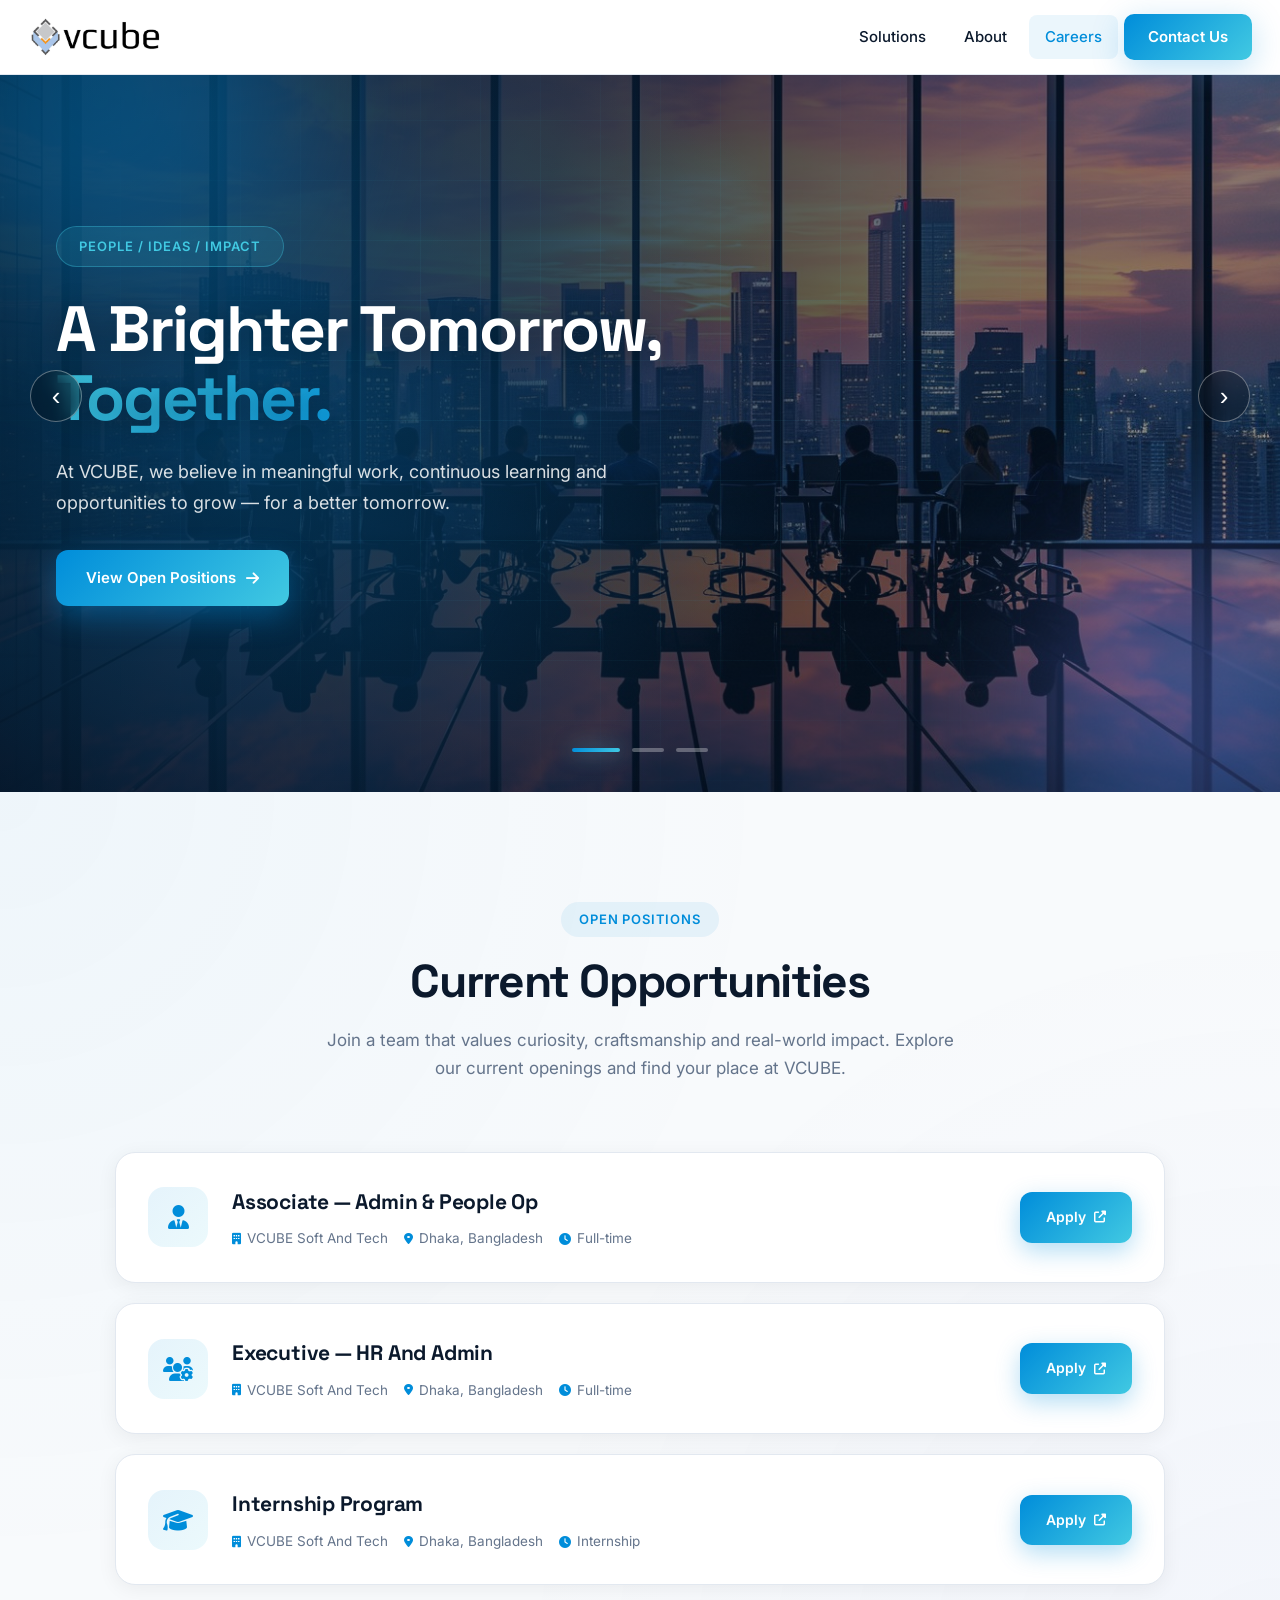
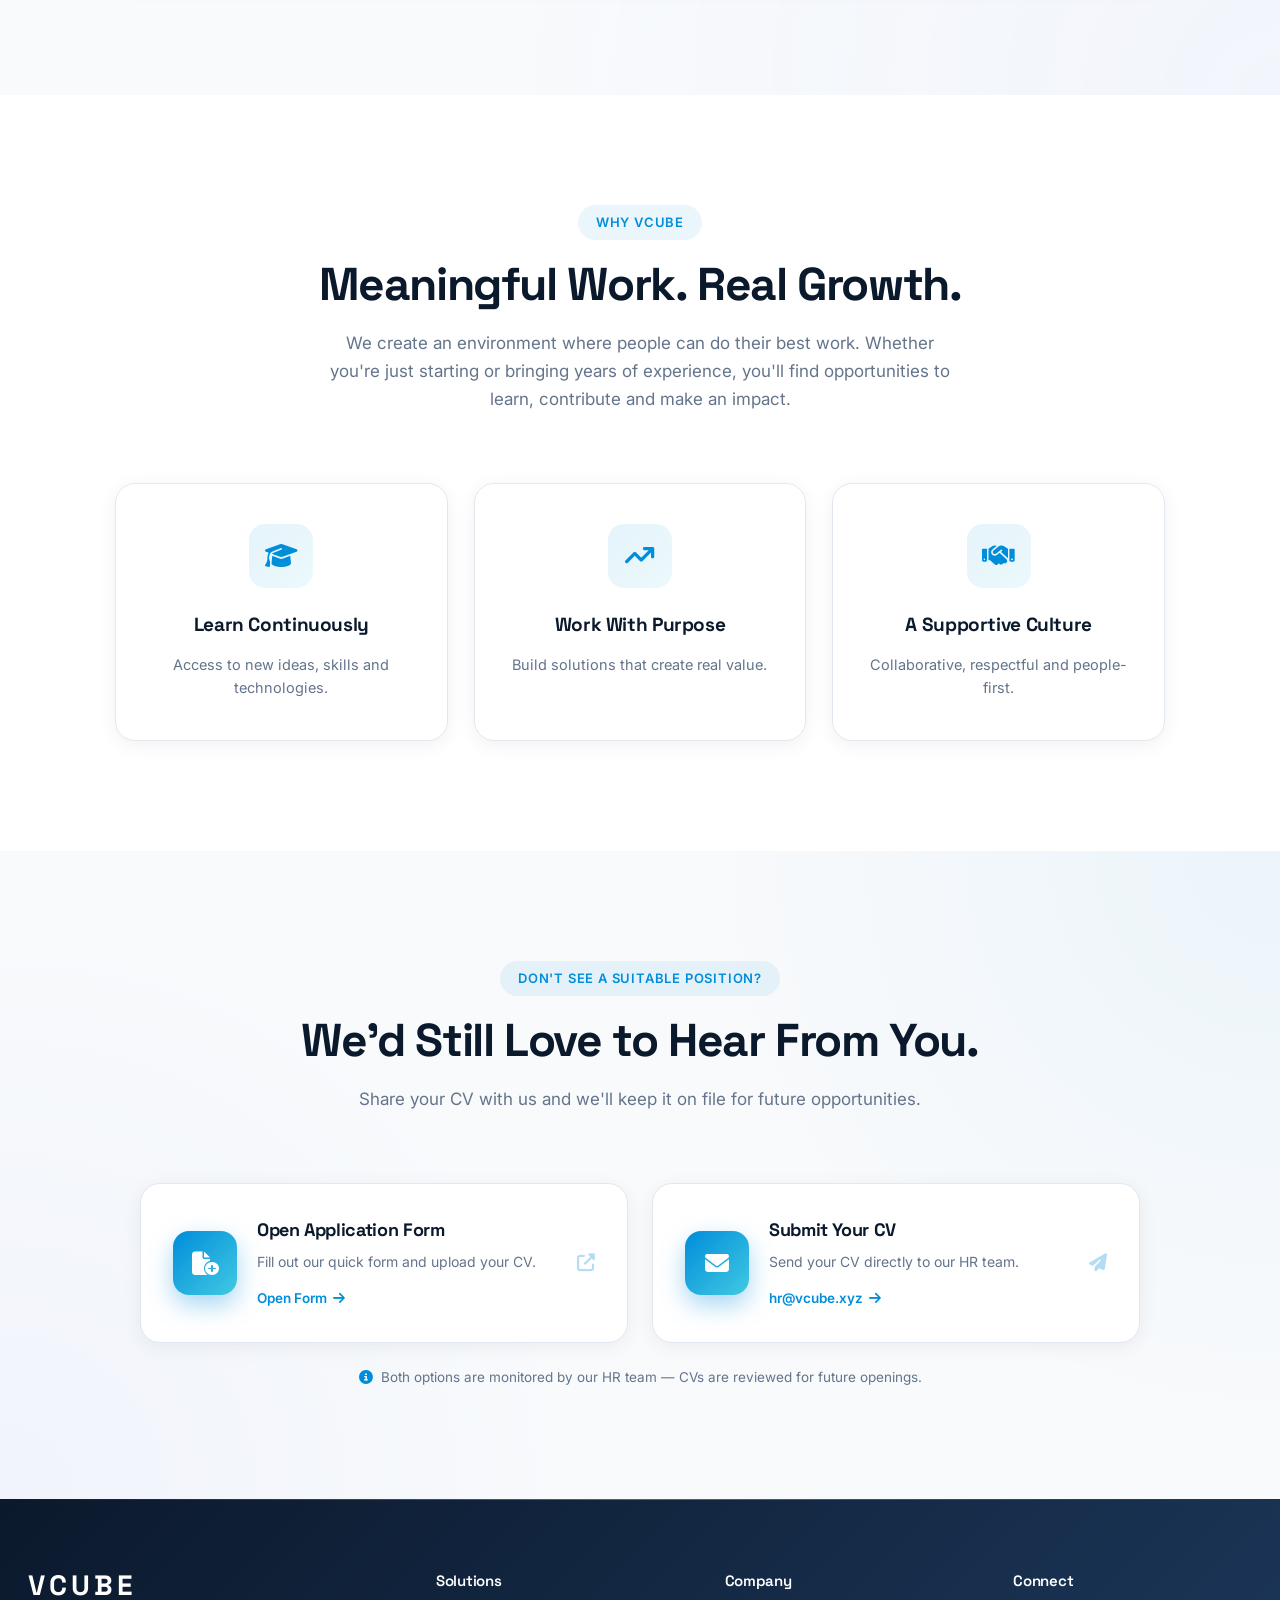
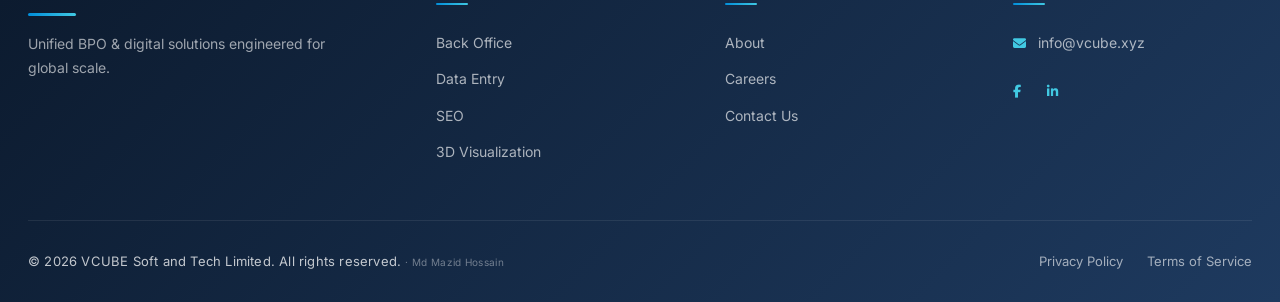
<file: careers.html>
<!DOCTYPE html>
<html lang="en">
<head>
  <meta charset="UTF-8">
  <meta name="viewport" content="width=device-width, initial-scale=1.0">
  <title>VCUBE | Career</title>

  <link rel="icon" type="image/x-icon" href="assets/images/favicon.ico?v=10">
  <link rel="icon" type="image/png" sizes="32x32" href="assets/images/favicon-32x32.png?v=10">
  <link rel="icon" type="image/png" sizes="16x16" href="assets/images/favicon-16x16.png?v=10">
  <link rel="apple-touch-icon" sizes="180x180" href="assets/images/apple-touch-icon.png?v=10">
  <meta name="description" content="A Brighter Tomorrow, Together. At VCUBE, we believe in meaningful work, continuous learning, and opportunities to grow.">

  <link rel="preconnect" href="https://fonts.googleapis.com">
  <link rel="preconnect" href="https://fonts.gstatic.com" crossorigin>
  <link href="https://fonts.googleapis.com/css2?family=Inter:wght@300;400;500;600;700;800;900&family=Space+Grotesk:wght@400;500;600;700&display=swap" rel="stylesheet">
  <link rel="stylesheet" href="https://cdnjs.cloudflare.com/ajax/libs/font-awesome/6.5.0/css/all.min.css">

  <style>
    * { margin: 0; padding: 0; box-sizing: border-box; }

    :root {
      --primary: #0B192C;
      --accent: #008DDA;
      --accent-light: #41C9E2;
      --bg-light: #F8FAFC;
      --text-dark: #0F172A;
      --text-muted: #64748B;
      --border: #E2E8F0;
      --white: #ffffff;
      --gradient-1: linear-gradient(135deg, #008DDA 0%, #41C9E2 100%);
      --gradient-2: linear-gradient(135deg, #0B192C 0%, #1E3A5F 100%);
      --shadow-md: 0 4px 20px rgba(0,0,0,0.06);
      --shadow-lg: 0 20px 50px rgba(0,0,0,0.1);
      --shadow-glow: 0 8px 32px rgba(0, 141, 218, 0.25);
    }

    html { scroll-behavior: smooth; }

    body {
      font-family: 'Inter', -apple-system, BlinkMacSystemFont, sans-serif;
      color: var(--text-dark);
      line-height: 1.6;
      background: #fff;
      overflow-x: hidden;
      -webkit-font-smoothing: antialiased;
    }

    h1, h2, h3, h4 { font-family: 'Space Grotesk', 'Inter', sans-serif; letter-spacing: -0.02em; }

    ::-webkit-scrollbar { width: 10px; }
    ::-webkit-scrollbar-track { background: #f1f5f9; }
    ::-webkit-scrollbar-thumb { background: var(--gradient-1); border-radius: 5px; }

    /* ============ NAVBAR ============ */
    header.navbar {
      position: fixed;
      top: 0;
      width: 100%;
      z-index: 1000;
      background: #ffffff;
      border-bottom: 1px solid #E2E8F0;
      transition: all 0.3s ease;
    }
    header.navbar.scrolled {
      box-shadow: 0 4px 30px rgba(0,0,0,0.05);
    }
    .nav-container {
      max-width: 1280px;
      margin: 0 auto;
      display: flex;
      justify-content: space-between;
      align-items: center;
      padding: 14px 28px;
      background: #ffffff;
    }

    .logo {
      display: inline-flex;
      align-items: center;
      text-decoration: none;
      background: transparent;
    }
    .logo-img {
      height: 44px;
      width: auto;
      display: block;
      transition: transform 0.3s ease;
    }
    .logo:hover .logo-img { transform: scale(1.03); }

    .nav-links {
      display: flex;
      list-style: none;
      align-items: center;
      gap: 6px;
    }
    .nav-links a {
      text-decoration: none;
      color: var(--primary);
      font-weight: 500;
      font-size: 15px;
      padding: 10px 16px;
      border-radius: 8px;
      transition: all 0.25s ease;
    }
    .nav-links a:hover { color: var(--accent); background: rgba(0, 141, 218, 0.06); }
    .nav-links a.active { color: var(--accent); background: rgba(0, 141, 218, 0.08); }

    /* Contact Us gradient CTA button (like home) */
    .cta-nav-btn {
      background: var(--gradient-1) !important;
      color: #fff !important;
      padding: 11px 24px !important;
      border-radius: 10px !important;
      font-weight: 600 !important;
      box-shadow: var(--shadow-glow);
      transition: all 0.3s ease !important;
    }
    .cta-nav-btn:hover {
      transform: translateY(-2px);
      box-shadow: 0 12px 40px rgba(0, 141, 218, 0.4) !important;
    }

    .hamburger {
      display: none;
      background: none;
      border: none;
      color: var(--primary);
      font-size: 22px;
      cursor: pointer;
      padding: 8px;
    }

    /* ============ CAREERS HERO (LEFT-ALIGNED like home) ============ */
    .careers-hero {
      position: relative;
      height: 88vh;
      min-height: 640px;
      overflow: hidden;
      color: #fff;
      background: var(--primary);
      display: flex;
      align-items: center;
    }

    .hero-slides { position: absolute; inset: 0; z-index: 0; }
    .hero-slide {
      position: absolute; inset: 0;
      background-position: center;
      background-size: cover;
      background-repeat: no-repeat;
      opacity: 0;
      transform: scale(1.05);
      transition: opacity 1s ease, transform 8s ease;
    }
    .hero-slide.active { opacity: 1; transform: scale(1); }

    .hero-overlay {
      position: absolute; inset: 0; z-index: 1;
      background:
        radial-gradient(circle at 20% 50%, rgba(0, 141, 218, 0.3) 0%, transparent 50%),
        linear-gradient(105deg, rgba(5, 15, 30, 0.94) 0%, rgba(5, 20, 40, 0.82) 40%, rgba(5, 25, 50, 0.55) 70%, rgba(5, 25, 50, 0.35) 100%);
    }

    .hero-bg-grid {
      position: absolute; inset: 0; z-index: 1;
      background-image:
        linear-gradient(rgba(65, 201, 226, 0.06) 1px, transparent 1px),
        linear-gradient(90deg, rgba(65, 201, 226, 0.06) 1px, transparent 1px);
      background-size: 60px 60px;
      mask-image: radial-gradient(ellipse at center, black 30%, transparent 80%);
      -webkit-mask-image: radial-gradient(ellipse at center, black 30%, transparent 80%);
    }

    .glow {
      position: absolute; border-radius: 50%;
      filter: blur(80px); opacity: 0.35; z-index: 1; pointer-events: none;
    }
    .glow-1 { width: 400px; height: 400px; background: #008DDA; top: -100px; left: -100px; animation: float1 8s ease-in-out infinite; }
    .glow-2 { width: 350px; height: 350px; background: #667eea; bottom: -100px; right: -100px; animation: float2 10s ease-in-out infinite; }
    @keyframes float1 { 0%, 100% { transform: translate(0, 0); } 50% { transform: translate(50px, 50px); } }
    @keyframes float2 { 0%, 100% { transform: translate(0, 0); } 50% { transform: translate(-50px, -50px); } }

    /* Left-aligned hero container — same as home */
    .careers-hero .container {
      position: relative; z-index: 3;
      max-width: 1280px;
      margin: 0 auto;
      padding: 120px 28px 80px;
      width: 100%;
    }

    .careers-hero-content {
      max-width: 780px;
      text-align: left;
      animation: fadeUp 0.8s ease both;
    }

    .careers-tagline {
      display: inline-flex; align-items: center; gap: 10px;
      padding: 9px 22px;
      background: rgba(65, 201, 226, 0.12);
      border: 1px solid rgba(65, 201, 226, 0.35);
      border-radius: 100px;
      font-size: 13px; font-weight: 600;
      color: #41C9E2; letter-spacing: 1px; text-transform: uppercase;
      margin-bottom: 28px;
      backdrop-filter: blur(10px);
    }

    .careers-title {
      font-size: clamp(40px, 5vw, 66px);
      line-height: 1.08;
      margin-bottom: 24px;
      font-weight: 800;
      letter-spacing: -0.03em;
      text-shadow: 0 4px 30px rgba(0,0,0,0.3);
    }

    .gradient-text {
      background: linear-gradient(135deg, #41C9E2 0%, #008DDA 50%, #667eea 100%);
      -webkit-background-clip: text;
      background-clip: text;
      -webkit-text-fill-color: transparent;
      display: block;
    }

    .careers-desc {
      font-size: 18px;
      line-height: 1.7;
      color: rgba(255, 255, 255, 0.85);
      max-width: 640px;
      margin-bottom: 32px;
    }

    @keyframes fadeUp {
      from { opacity: 0; transform: translateY(30px); }
      to { opacity: 1; transform: translateY(0); }
    }

    .hero-buttons { display: flex; gap: 16px; flex-wrap: wrap; }

    .btn {
      display: inline-flex; align-items: center; gap: 10px;
      padding: 16px 30px;
      text-decoration: none;
      font-weight: 600;
      font-size: 15px;
      border-radius: 12px;
      transition: all 0.3s cubic-bezier(0.4, 0, 0.2, 1);
    }
    .btn-primary {
      background: var(--gradient-1); color: #fff;
      box-shadow: 0 10px 30px rgba(0, 141, 218, 0.4);
    }
    .btn-primary:hover { transform: translateY(-3px); box-shadow: 0 18px 40px rgba(0, 141, 218, 0.5); }
    .btn-primary i { transition: transform 0.3s ease; }
    .btn-primary:hover i { transform: translateX(4px); }

    /* Hero arrows + dots */
    .hero-arrow {
      position: absolute; z-index: 5; top: 50%; transform: translateY(-50%);
      width: 52px; height: 52px;
      border: 1.5px solid rgba(255, 255, 255, 0.35);
      border-radius: 50%;
      background: rgba(0, 0, 0, 0.25);
      backdrop-filter: blur(10px);
      color: #fff; font-size: 26px; cursor: pointer;
      display: flex; align-items: center; justify-content: center;
      transition: all 0.3s ease;
    }
    .hero-arrow:hover {
      background: var(--gradient-1); border-color: transparent;
      transform: translateY(-50%) scale(1.1);
      box-shadow: 0 10px 30px rgba(0, 141, 218, 0.5);
    }
    .hero-arrow.prev { left: 30px; }
    .hero-arrow.next { right: 30px; }

    .hero-dots {
      position: absolute; z-index: 5; bottom: 40px; left: 50%;
      transform: translateX(-50%); display: flex; gap: 12px;
    }
    .hero-dot {
      width: 32px; height: 4px; border-radius: 4px; border: none;
      background: rgba(255, 255, 255, 0.3); cursor: pointer;
      transition: all 0.4s ease;
    }
    .hero-dot.active {
      width: 48px; background: var(--gradient-1);
      box-shadow: 0 0 20px rgba(65, 201, 226, 0.6);
    }

    /* ============ SECTIONS ============ */
    section { padding: 110px 28px; position: relative; }
    .container { max-width: 1280px; margin: 0 auto; }

    .section-header { text-align: center; margin-bottom: 70px; }
    .section-header.center { text-align: center; }
    .section-tag {
      display: inline-block; padding: 7px 18px;
      background: rgba(0, 141, 218, 0.08); color: var(--accent);
      border-radius: 100px; font-size: 13px; font-weight: 600;
      letter-spacing: 0.8px; text-transform: uppercase; margin-bottom: 18px;
    }
    .section-title {
      font-size: clamp(30px, 3.8vw, 46px); color: var(--primary);
      font-weight: 700; margin-bottom: 18px; letter-spacing: -0.03em; line-height: 1.15;
    }
    .section-subtitle {
      color: var(--text-muted); font-size: 17px;
      max-width: 640px; margin: 0 auto; line-height: 1.65;
    }

    /* ============ OPEN POSITIONS ============ */
    .positions {
      background:
        radial-gradient(circle at 0% 0%, rgba(0, 141, 218, 0.04) 0%, transparent 50%),
        radial-gradient(circle at 100% 100%, rgba(102, 126, 234, 0.04) 0%, transparent 50%),
        var(--bg-light);
    }

    .positions-list { display: flex; flex-direction: column; gap: 20px; max-width: 1050px; margin: 0 auto; }

    .position-card {
      background: #fff;
      border: 1px solid var(--border);
      border-radius: 20px;
      padding: 32px;
      display: grid;
      grid-template-columns: auto 1fr auto;
      gap: 24px;
      align-items: center;
      box-shadow: var(--shadow-md);
      transition: all 0.35s cubic-bezier(0.4, 0, 0.2, 1);
      position: relative;
      overflow: hidden;
    }
    .position-card::before {
      content: ''; position: absolute; top: 0; left: 0; bottom: 0;
      width: 4px; background: var(--gradient-1);
      transform: scaleY(0); transform-origin: top;
      transition: transform 0.4s ease;
    }
    .position-card:hover {
      transform: translateX(6px);
      box-shadow: 0 20px 50px rgba(0, 141, 218, 0.15);
      border-color: rgba(0, 141, 218, 0.2);
    }
    .position-card:hover::before { transform: scaleY(1); }

    .pos-icon {
      width: 60px; height: 60px;
      border-radius: 16px;
      background: linear-gradient(135deg, rgba(0, 141, 218, 0.1) 0%, rgba(65, 201, 226, 0.1) 100%);
      display: flex; align-items: center; justify-content: center;
      color: var(--accent);
      font-size: 24px;
      flex-shrink: 0;
      transition: all 0.4s ease;
    }
    .position-card:hover .pos-icon { transform: scale(1.08) rotate(-3deg); }

    .pos-content h3 {
      font-size: 21px;
      color: var(--primary);
      font-weight: 700;
      margin-bottom: 10px;
      letter-spacing: -0.01em;
    }

    .pos-meta {
      display: flex; flex-wrap: wrap; gap: 16px;
      color: var(--text-muted);
      font-size: 13.5px;
    }
    .pos-meta span {
      display: inline-flex; align-items: center; gap: 6px;
    }
    .pos-meta i { color: var(--accent); font-size: 12px; }

    .pos-apply {
      padding: 14px 26px;
      background: var(--gradient-1);
      color: #fff;
      border: none;
      border-radius: 12px;
      font-weight: 600;
      font-size: 14px;
      text-decoration: none;
      display: inline-flex;
      align-items: center;
      gap: 8px;
      transition: all 0.3s ease;
      box-shadow: 0 8px 24px rgba(0, 141, 218, 0.3);
      white-space: nowrap;
    }
    .pos-apply:hover {
      transform: translateY(-3px);
      box-shadow: 0 14px 36px rgba(0, 141, 218, 0.4);
    }
    .pos-apply i { font-size: 12px; transition: transform 0.3s ease; }
    .pos-apply:hover i { transform: translateX(3px); }

    /* ============ WHY VCUBE ============ */
    .why-vcube { background: #fff; }

    .why-grid {
      display: grid;
      grid-template-columns: repeat(3, 1fr);
      gap: 26px;
      max-width: 1050px;
      margin: 0 auto;
    }

    .why-card {
      background: #fff;
      padding: 40px 30px;
      border-radius: 20px;
      border: 1px solid var(--border);
      box-shadow: var(--shadow-md);
      text-align: center;
      transition: all 0.4s cubic-bezier(0.4, 0, 0.2, 1);
      position: relative;
      overflow: hidden;
    }
    .why-card::before {
      content: ''; position: absolute; top: 0; left: 0; right: 0; height: 3px;
      background: var(--gradient-1);
      transform: scaleX(0); transform-origin: left;
      transition: transform 0.4s ease;
    }
    .why-card:hover {
      transform: translateY(-8px);
      box-shadow: 0 30px 60px rgba(0, 141, 218, 0.15);
      border-color: rgba(0, 141, 218, 0.2);
    }
    .why-card:hover::before { transform: scaleX(1); }

    .why-icon {
      width: 64px; height: 64px;
      border-radius: 16px;
      background: linear-gradient(135deg, rgba(0, 141, 218, 0.1) 0%, rgba(65, 201, 226, 0.1) 100%);
      display: flex; align-items: center; justify-content: center;
      margin: 0 auto 22px;
      font-size: 26px;
      color: var(--accent);
      transition: all 0.4s ease;
    }
    .why-card:hover .why-icon { transform: scale(1.1) rotate(-5deg); }

    .why-card h3 {
      font-size: 19px;
      color: var(--primary);
      font-weight: 700;
      margin-bottom: 12px;
    }
    .why-card p {
      color: var(--text-muted);
      font-size: 14.5px;
      line-height: 1.65;
    }

    /* ============ CV SUBMISSION ============ */
    .apply-section {
      background:
        radial-gradient(circle at 100% 0%, rgba(0, 141, 218, 0.05) 0%, transparent 40%),
        radial-gradient(circle at 0% 100%, rgba(102, 126, 234, 0.05) 0%, transparent 40%),
        var(--bg-light);
    }

    .cv-options-wrap {
      display: grid;
      grid-template-columns: 1fr 1fr;
      gap: 24px;
      max-width: 1000px;
      margin: 0 auto 24px;
    }

    .cv-option-card {
      position: relative;
      display: flex;
      align-items: center;
      gap: 20px;
      padding: 32px;
      border-radius: 20px;
      background: #fff;
      border: 1px solid var(--border);
      box-shadow: var(--shadow-md);
      text-decoration: none;
      color: inherit;
      transition: all 0.35s cubic-bezier(0.4, 0, 0.2, 1);
      overflow: hidden;
    }
    .cv-option-card:hover {
      transform: translateY(-6px);
      box-shadow: 0 24px 60px rgba(0, 141, 218, 0.15);
      border-color: rgba(0, 141, 218, 0.25);
    }

    .cv-option-icon {
      position: relative;
      width: 64px; height: 64px;
      border-radius: 16px;
      background: var(--gradient-1);
      display: flex; align-items: center; justify-content: center;
      color: #fff;
      font-size: 24px;
      flex-shrink: 0;
      box-shadow: 0 10px 24px rgba(0, 141, 218, 0.35);
      transition: transform 0.35s ease;
    }
    .cv-option-card:hover .cv-option-icon { transform: scale(1.08) rotate(-5deg); }

    .cv-option-content { position: relative; flex-grow: 1; }
    .cv-option-content h3 {
      font-size: 18px;
      color: var(--primary);
      font-weight: 700;
      margin-bottom: 6px;
    }
    .cv-option-content p {
      color: var(--text-muted);
      font-size: 14px;
      margin-bottom: 12px;
      line-height: 1.55;
    }
    .cv-option-btn {
      display: inline-flex;
      align-items: center;
      gap: 6px;
      color: var(--accent);
      font-weight: 600;
      font-size: 13.5px;
    }
    .cv-option-btn i { transition: transform 0.3s ease; }
    .cv-option-card:hover .cv-option-btn i { transform: translateX(4px); }

    .cv-option-arrow {
      position: relative;
      color: rgba(0, 141, 218, 0.3);
      font-size: 18px;
      transition: all 0.35s ease;
    }
    .cv-option-card:hover .cv-option-arrow {
      color: var(--accent);
      transform: translateX(4px);
    }

    .cv-options-note {
      text-align: center;
      color: var(--text-muted);
      font-size: 13.5px;
      display: flex;
      align-items: center;
      justify-content: center;
      gap: 8px;
      max-width: 700px;
      margin: 0 auto;
    }
    .cv-options-note i { color: var(--accent); }

    /* ============ FOOTER ============ */
    footer.footer {
      background: var(--gradient-2);
      color: #94A3B8;
      padding: 70px 28px 30px;
      position: relative;
      overflow: hidden;
    }
    footer.footer::before {
      content: ''; position: absolute; top: 0; left: 0; right: 0; height: 1px;
      background: linear-gradient(90deg, transparent, rgba(65, 201, 226, 0.5), transparent);
    }

    .footer-grid {
      max-width: 1280px; margin: 0 auto;
      display: grid; grid-template-columns: 1.5fr 1fr 1fr 1fr;
      gap: 50px; padding-bottom: 50px;
      border-bottom: 1px solid rgba(255, 255, 255, 0.08);
    }

    .footer-brand .logo {
      display: inline-flex;
      margin-bottom: 18px;
      background: transparent;
    }
    .footer-brand .logo-img {
      height: 44px;
      width: auto;
      display: block;
    }

    .footer-brand p {
      color: rgba(255, 255, 255, 0.6); font-size: 14px;
      line-height: 1.7; max-width: 320px;
    }
    .footer-col h4 {
      color: #fff; font-size: 15px; font-weight: 600;
      margin-bottom: 20px; position: relative; padding-bottom: 12px;
    }
    .footer-col h4::after {
      content: ''; position: absolute; left: 0; bottom: 0;
      width: 32px; height: 2px; background: var(--gradient-1); border-radius: 2px;
    }
    .footer-col a {
      display: block; color: rgba(255, 255, 255, 0.65);
      text-decoration: none; font-size: 14px; padding: 7px 0;
      transition: all 0.25s ease;
    }
    .footer-col a:hover { color: #41C9E2; padding-left: 6px; }
    .footer-col a i { color: #41C9E2; margin-right: 8px; font-size: 13px; }

    .footer-bottom {
      max-width: 1280px; margin: 30px auto 0;
      display: flex; justify-content: space-between; align-items: center;
      flex-wrap: wrap; gap: 16px;
    }
    .footer-copyright {
      color: rgba(255, 255, 255, 0.75);
      font-size: 13px;
      font-weight: 400;
      letter-spacing: 0.2px;
      margin: 0;
    }
    .developer-credit {
      color: rgba(255, 255, 255, 0.4);
      font-size: 10px;
      font-weight: 400;
      letter-spacing: 0.3px;
    }
    .footer-legal { display: flex; gap: 24px; flex-wrap: wrap; }
    .footer-legal a {
      color: rgba(255, 255, 255, 0.6);
      text-decoration: none;
      font-size: 13px;
      transition: color 0.25s ease;
    }
    .footer-legal a:hover { color: #41C9E2; }

    /* ============ RESPONSIVE ============ */
    @media (max-width: 992px) {
      .why-grid { grid-template-columns: repeat(2, 1fr); }
      .footer-grid { grid-template-columns: 1fr 1fr; gap: 40px; }
      section { padding: 80px 24px; }
      .careers-hero { min-height: 600px; }
    }

    @media (max-width: 768px) {
      .nav-links { display: none; }
      .nav-links.open {
        display: flex; flex-direction: column;
        position: absolute; top: 100%; left: 0; right: 0;
        background: #fff; padding: 20px;
        box-shadow: 0 10px 40px rgba(0,0,0,0.1);
        border-top: 1px solid var(--border);
      }
      .nav-links.open a { padding: 12px 16px; }
      .hamburger { display: block; }
      .careers-hero { min-height: 580px; height: auto; padding: 20px 0 60px; }
      .careers-hero .container { padding: 130px 22px 40px; }
      .careers-title { font-size: 36px; }
      .careers-desc { font-size: 15.5px; }
      .hero-arrow { width: 42px; height: 42px; font-size: 22px; }
      .hero-arrow.prev { left: 14px; }
      .hero-arrow.next { right: 14px; }
      .position-card { grid-template-columns: 1fr; gap: 20px; padding: 26px; }
      .pos-apply { justify-self: start; }
      .why-grid { grid-template-columns: 1fr; }
      .cv-options-wrap { grid-template-columns: 1fr; }
      .cv-option-card { padding: 24px; }
      section { padding: 70px 20px; }
      .footer-grid { grid-template-columns: 1fr; gap: 32px; padding-bottom: 30px; }
      .footer-bottom { flex-direction: column; text-align: center; }
      .footer-legal { justify-content: center; }
    }

    @media (max-width: 480px) {
      .careers-title { font-size: 30px; }
      .careers-tagline { font-size: 11px; padding: 7px 16px; }
      .btn { padding: 14px 24px; font-size: 14px; }
      .pos-icon, .why-icon, .cv-option-icon { width: 54px; height: 54px; font-size: 20px; }
      .pos-content h3 { font-size: 18px; }
      .cv-option-card { flex-direction: column; text-align: center; gap: 16px; }
      .cv-option-arrow { display: none; }
    }
  
    /* Footer Social Icons */
    .footer-contact-row {
      display: flex;
      align-items: center;
      justify-content: space-between;
      gap: 16px;
      flex-wrap: wrap;
    }
    .footer-email {
      display: inline-flex;
      align-items: center;
      color: rgba(255, 255, 255, 0.75);
      text-decoration: none;
      font-size: 13.5px;
      transition: color 0.25s ease;
      padding: 0;
    }
    .footer-email:hover { color: #41C9E2; padding-left: 0; }
    .footer-email i { color: #41C9E2; margin-right: 8px; font-size: 13px; }
    .footer-social { display: flex; gap: 18px; margin-top: 16px; align-items: center; }
    .social-icon { display: inline-flex; align-items: center; justify-content: center; color: rgba(255,255,255,0.7); font-size: 20px; text-decoration: none; transition: all 0.25s ease; background: transparent; border: none; padding: 0; line-height: 1; }
    .social-icon:hover { color: #41C9E2; transform: translateY(-2px); }
    .social-icon.social-fb:hover { color: #1877f2; }
    .social-icon.social-li:hover { color: #0a66c2; }

  </style>


<style id="footer-vcube-fix">
/* FOOTER VCUBE TEXT — targets BOTH class names */
footer .footer-brand .footer-logo-text,
footer .footer-brand a.footer-logo-text,
footer .footer-brand .footer-logo,
footer .footer-brand a.footer-logo,
.footer-brand .footer-logo-text,
.footer-brand a.footer-logo-text,
.footer-brand .footer-logo,
.footer-brand a.footer-logo {
  color: #ffffff !important;
  -webkit-text-fill-color: #ffffff !important;
  font-weight: 900 !important;
  font-size: 28px !important;
  letter-spacing: 4px !important;
  text-transform: uppercase !important;
  text-decoration: none !important;
  text-decoration-line: none !important;
  text-decoration-color: transparent !important;
  background: none !important;
  background-image: none !important;
  -webkit-background-clip: unset !important;
  background-clip: unset !important;
  display: inline-block !important;
  font-family: 'Space Grotesk', 'Inter', sans-serif !important;
  margin: 0 0 16px 0 !important;
  padding: 0 0 14px 0 !important;
  position: relative !important;
  line-height: 1.2 !important;
  opacity: 1 !important;
  border: none !important;
  box-shadow: none !important;
  visibility: visible !important;
}

/* Gradient underline */
footer .footer-brand .footer-logo-text::after,
footer .footer-brand .footer-logo::after {
  content: '' !important;
  position: absolute !important;
  left: 0 !important;
  bottom: 0 !important;
  width: 48px !important;
  height: 3px !important;
  background: linear-gradient(90deg, #008DDA, #41C9E2) !important;
  border-radius: 3px !important;
  display: block !important;
}

/* Hover */
footer .footer-brand .footer-logo-text:hover,
footer .footer-brand .footer-logo:hover {
  color: #41C9E2 !important;
  -webkit-text-fill-color: #41C9E2 !important;
  text-decoration: none !important;
}

@media (max-width: 700px) {
  footer .footer-brand .footer-logo-text,
  footer .footer-brand .footer-logo {
    font-size: 24px !important;
    letter-spacing: 3px !important;
  }
}
</style>
</head>
<body>

  <!-- HEADER — Same as Home (Contact Us = gradient, no Get Started) -->
  <header class="navbar" id="navbar">
    <div class="nav-container">
      <a href="index.html" class="logo" aria-label="VCUBE Home">
        <img src="assets/images/vcube-logo.png" alt="VCUBE Logo" class="logo-img" loading="eager">
      </a>
      <nav class="nav-links" id="navLinks">
        <a href="index.html#solutions">Solutions</a>
        <a href="index.html#edge">About</a>
        <a href="careers.html" class="active">Careers</a>
        <a href="index.html#contact" class="cta-nav-btn">Contact Us</a>
      </nav>
      <button class="hamburger" id="hamburger" aria-label="Menu">
        <i class="fas fa-bars"></i>
      </button>
    </div>
  </header>

  <!-- ============ CAREERS HERO (Left-aligned like home) ============ -->
  <section class="careers-hero">

    <div class="hero-slides">
      <div class="hero-slide active" style="background-image:url('assets/images/hero5.jpg');"></div>
      <div class="hero-slide" style="background-image:url('assets/images/hero2.jpg');"></div>
      <div class="hero-slide" style="background-image:url('assets/images/hero3.jpg');"></div>
    </div>

    <div class="hero-overlay"></div>
    <div class="hero-bg-grid"></div>
    <div class="glow glow-1"></div>
    <div class="glow glow-2"></div>

    <div class="container">
      <div class="careers-hero-content">
        <div class="careers-tagline">People / Ideas / Impact</div>
        <h1 class="careers-title">
          A Brighter Tomorrow,<br>
          <span class="gradient-text">Together.</span>
        </h1>
        <p class="careers-desc">
          At VCUBE, we believe in meaningful work, continuous learning and opportunities
          to grow — for a better tomorrow.
        </p>
        <div class="hero-buttons">
          <a href="#open-positions" class="btn btn-primary">
            View Open Positions <i class="fas fa-arrow-right"></i>
          </a>
        </div>
      </div>
    </div>

    <button class="hero-arrow prev" type="button" aria-label="Previous slide">‹</button>
    <button class="hero-arrow next" type="button" aria-label="Next slide">›</button>

    <div class="hero-dots" aria-label="Hero slides">
      <button class="hero-dot active" type="button" aria-label="Slide 1"></button>
      <button class="hero-dot" type="button" aria-label="Slide 2"></button>
      <button class="hero-dot" type="button" aria-label="Slide 3"></button>
    </div>
  </section>

  <!-- ============ OPEN POSITIONS ============ -->
  <section class="positions" id="open-positions">
    <div class="container">
      <div class="section-header center">
        <span class="section-tag">Open Positions</span>
        <h2 class="section-title">Current Opportunities</h2>
        <p class="section-subtitle">
          Join a team that values curiosity, craftsmanship and real-world impact.
          Explore our current openings and find your place at VCUBE.
        </p>
      </div>

      <div class="positions-list">
        <div class="position-card">
          <div class="pos-icon"><i class="fas fa-user-tie"></i></div>
          <div class="pos-content">
            <h3>Associate — Admin &amp; People Op</h3>
            <div class="pos-meta">
              <span><i class="fas fa-building"></i> VCUBE Soft And Tech</span>
              <span><i class="fas fa-location-dot"></i> Dhaka, Bangladesh</span>
              <span><i class="fas fa-clock"></i> Full-time</span>
            </div>
          </div>
          <a href="https://bdjobs.com/h/details/1527850?ln=1" target="_blank" rel="noreferrer" class="pos-apply">
            Apply <i class="fas fa-external-link-alt"></i>
          </a>
        </div>

        <div class="position-card">
          <div class="pos-icon"><i class="fas fa-users-gear"></i></div>
          <div class="pos-content">
            <h3>Executive — HR And Admin</h3>
            <div class="pos-meta">
              <span><i class="fas fa-building"></i> VCUBE Soft And Tech</span>
              <span><i class="fas fa-location-dot"></i> Dhaka, Bangladesh</span>
              <span><i class="fas fa-clock"></i> Full-time</span>
            </div>
          </div>
          <a href="BdJOBS_LINK_HERE" target="_blank" rel="noreferrer" class="pos-apply">
            Apply <i class="fas fa-external-link-alt"></i>
          </a>
        </div>

        <div class="position-card">
          <div class="pos-icon"><i class="fas fa-graduation-cap"></i></div>
          <div class="pos-content">
            <h3>Internship Program</h3>
            <div class="pos-meta">
              <span><i class="fas fa-building"></i> VCUBE Soft And Tech</span>
              <span><i class="fas fa-location-dot"></i> Dhaka, Bangladesh</span>
              <span><i class="fas fa-clock"></i> Internship</span>
            </div>
          </div>
          <a href="https://forms.gle/E1bxYBF3unY2Efm99" target="_blank" rel="noreferrer" class="pos-apply">
            Apply <i class="fas fa-external-link-alt"></i>
          </a>
        </div>
      </div>
    </div>
  </section>

  <!-- ============ WHY VCUBE ============ -->
  <section class="why-vcube">
    <div class="container">
      <div class="section-header center">
        <span class="section-tag">Why VCUBE</span>
        <h2 class="section-title">Meaningful Work. Real Growth.</h2>
        <p class="section-subtitle">
          We create an environment where people can do their best work. Whether you're
          just starting or bringing years of experience, you'll find opportunities to
          learn, contribute and make an impact.
        </p>
      </div>

      <div class="why-grid">
        <div class="why-card">
          <div class="why-icon"><i class="fas fa-graduation-cap"></i></div>
          <h3>Learn Continuously</h3>
          <p>Access to new ideas, skills and technologies.</p>
        </div>

        <div class="why-card">
          <div class="why-icon"><i class="fas fa-arrow-trend-up"></i></div>
          <h3>Work With Purpose</h3>
          <p>Build solutions that create real value.</p>
        </div>

        <div class="why-card">
          <div class="why-icon"><i class="fas fa-handshake"></i></div>
          <h3>A Supportive Culture</h3>
          <p>Collaborative, respectful and people-first.</p>
        </div>
      </div>
    </div>
  </section>

  <!-- ============ CV SUBMISSION ============ -->
  <section class="apply-section" id="apply">
    <div class="container">
      <div class="section-header center">
        <span class="section-tag">Don't See A Suitable Position?</span>
        <h2 class="section-title">We'd Still Love to Hear From You.</h2>
        <p class="section-subtitle">
          Share your CV with us and we'll keep it on file for future opportunities.
        </p>
      </div>

      <div class="cv-options-wrap">
        <a href="https://docs.google.com/forms/d/e/1FAIpQLSdSTPshbBg60llwsU6dkdQ2GS3k0Eei-Ls_svC4j-k6yAOx4g/viewform"
           target="_blank" rel="noreferrer"
           class="cv-option-card cv-option-form">
          <div class="cv-option-icon"><i class="fas fa-file-circle-plus"></i></div>
          <div class="cv-option-content">
            <h3>Open Application Form</h3>
            <p>Fill out our quick form and upload your CV.</p>
            <span class="cv-option-btn">
              Open Form <i class="fas fa-arrow-right"></i>
            </span>
          </div>
          <div class="cv-option-arrow"><i class="fas fa-external-link-alt"></i></div>
        </a>

        <a href="mailto:hr@vcube.xyz?subject=CV Submission — VCUBE"
           class="cv-option-card cv-option-email">
          <div class="cv-option-icon"><i class="fas fa-envelope"></i></div>
          <div class="cv-option-content">
            <h3>Submit Your CV</h3>
            <p>Send your CV directly to our HR team.</p>
            <span class="cv-option-btn">
              hr@vcube.xyz <i class="fas fa-arrow-right"></i>
            </span>
          </div>
          <div class="cv-option-arrow"><i class="fas fa-paper-plane"></i></div>
        </a>
      </div>

      <p class="cv-options-note">
        <i class="fas fa-info-circle"></i>
        Both options are monitored by our HR team — CVs are reviewed for future openings.
      </p>
    </div>
  </section>

  <!-- ============ FOOTER ============ -->
  <footer class="footer">
    <div class="container">
      <div class="footer-grid">
        <div class="footer-brand">
          <h3 class="footer-logo-text">VCUBE</h3>
          <p>Unified BPO &amp; digital solutions engineered for global scale.</p>
        </div>
        <div class="footer-col">
          <h4>Solutions</h4>
          <a href="index.html#solutions">Back Office</a>
          <a href="index.html#solutions">Data Entry</a>
          <a href="index.html#solutions">SEO</a>
          <a href="index.html#solutions">3D Visualization</a>
        </div>
        <div class="footer-col">
          <h4>Company</h4>
          <a href="index.html#edge">About</a>
          <a href="careers.html">Careers</a>
          <a href="index.html#contact">Contact Us</a>
        </div>
        <div class="footer-col">
          <h4>Connect</h4>
          <a href="mailto:info@vcube.xyz"><i class="fas fa-envelope"></i> info@vcube.xyz</a>
          <div class="footer-social">
            <a href="https://www.facebook.com/vcubexyz" target="_blank" rel="noopener noreferrer" aria-label="Facebook" class="social-icon social-fb">
              <i class="fab fa-facebook-f"></i>
            </a>
            <a href="https://www.linkedin.com/company/vcubesoftandtech/home/" target="_blank" rel="noopener noreferrer" aria-label="LinkedIn" class="social-icon social-li">
              <i class="fab fa-linkedin-in"></i>
            </a>
          </div>
        </div>
      </div>
      <div class="footer-bottom">
        <p class="footer-copyright">
          © 2026 VCUBE Soft and Tech Limited. All rights reserved.
          <span class="developer-credit">· Md Mazid Hossain</span>
        </p>
        <div class="footer-legal">
          <a href="#">Privacy Policy</a>
          <a href="#">Terms of Service</a>
        </div>
      </div>
    </div>
  </footer>

  <!-- ============ SCRIPTS ============ -->
  <script>
    (() => {
      const slides = [...document.querySelectorAll('.hero-slide')];
      const dots = [...document.querySelectorAll('.hero-dot')];
      const prev = document.querySelector('.hero-arrow.prev');
      const next = document.querySelector('.hero-arrow.next');
      if (!slides.length) return;
      let current = 0, timer;

      function showSlide(i) {
        current = (i + slides.length) % slides.length;
        slides.forEach((x, n) => x.classList.toggle('active', n === current));
        dots.forEach((x, n) => x.classList.toggle('active', n === current));
      }
      function restart() {
        clearInterval(timer);
        timer = setInterval(() => showSlide(current + 1), 6500);
      }
      prev.addEventListener('click', () => { showSlide(current - 1); restart(); });
      next.addEventListener('click', () => { showSlide(current + 1); restart(); });
      dots.forEach((d, i) => d.addEventListener('click', () => { showSlide(i); restart(); }));
      showSlide(0);
      restart();
    })();

    (() => {
      const navbar = document.getElementById('navbar');
      window.addEventListener('scroll', () => {
        if (window.scrollY > 20) navbar.classList.add('scrolled');
        else navbar.classList.remove('scrolled');
      });
    })();

    (() => {
      const hamburger = document.getElementById('hamburger');
      const navLinks = document.getElementById('navLinks');
      if (!hamburger || !navLinks) return;
      hamburger.addEventListener('click', () => {
        navLinks.classList.toggle('open');
      });
    })();

    document.querySelectorAll('a[href^="#"]').forEach(a => {
      a.addEventListener('click', e => {
        const target = document.querySelector(a.getAttribute('href'));
        if (target) {
          e.preventDefault();
          target.scrollIntoView({ behavior: 'smooth', block: 'start' });
        }
      });
    });

    (() => {
      const els = document.querySelectorAll('.position-card, .why-card, .cv-option-card');
      els.forEach(el => {
        el.style.opacity = '0';
        el.style.transform = 'translateY(30px)';
        el.style.transition = 'opacity 0.7s ease, transform 0.7s ease';
      });
      const io = new IntersectionObserver(entries => {
        entries.forEach(entry => {
          if (entry.isIntersecting) {
            entry.target.style.opacity = '1';
            entry.target.style.transform = 'translateY(0)';
            io.unobserve(entry.target);
          }
        });
      }, { threshold: 0.1 });
      els.forEach(el => io.observe(el));
    })();
  </script>
</body>
</html>
</file>
